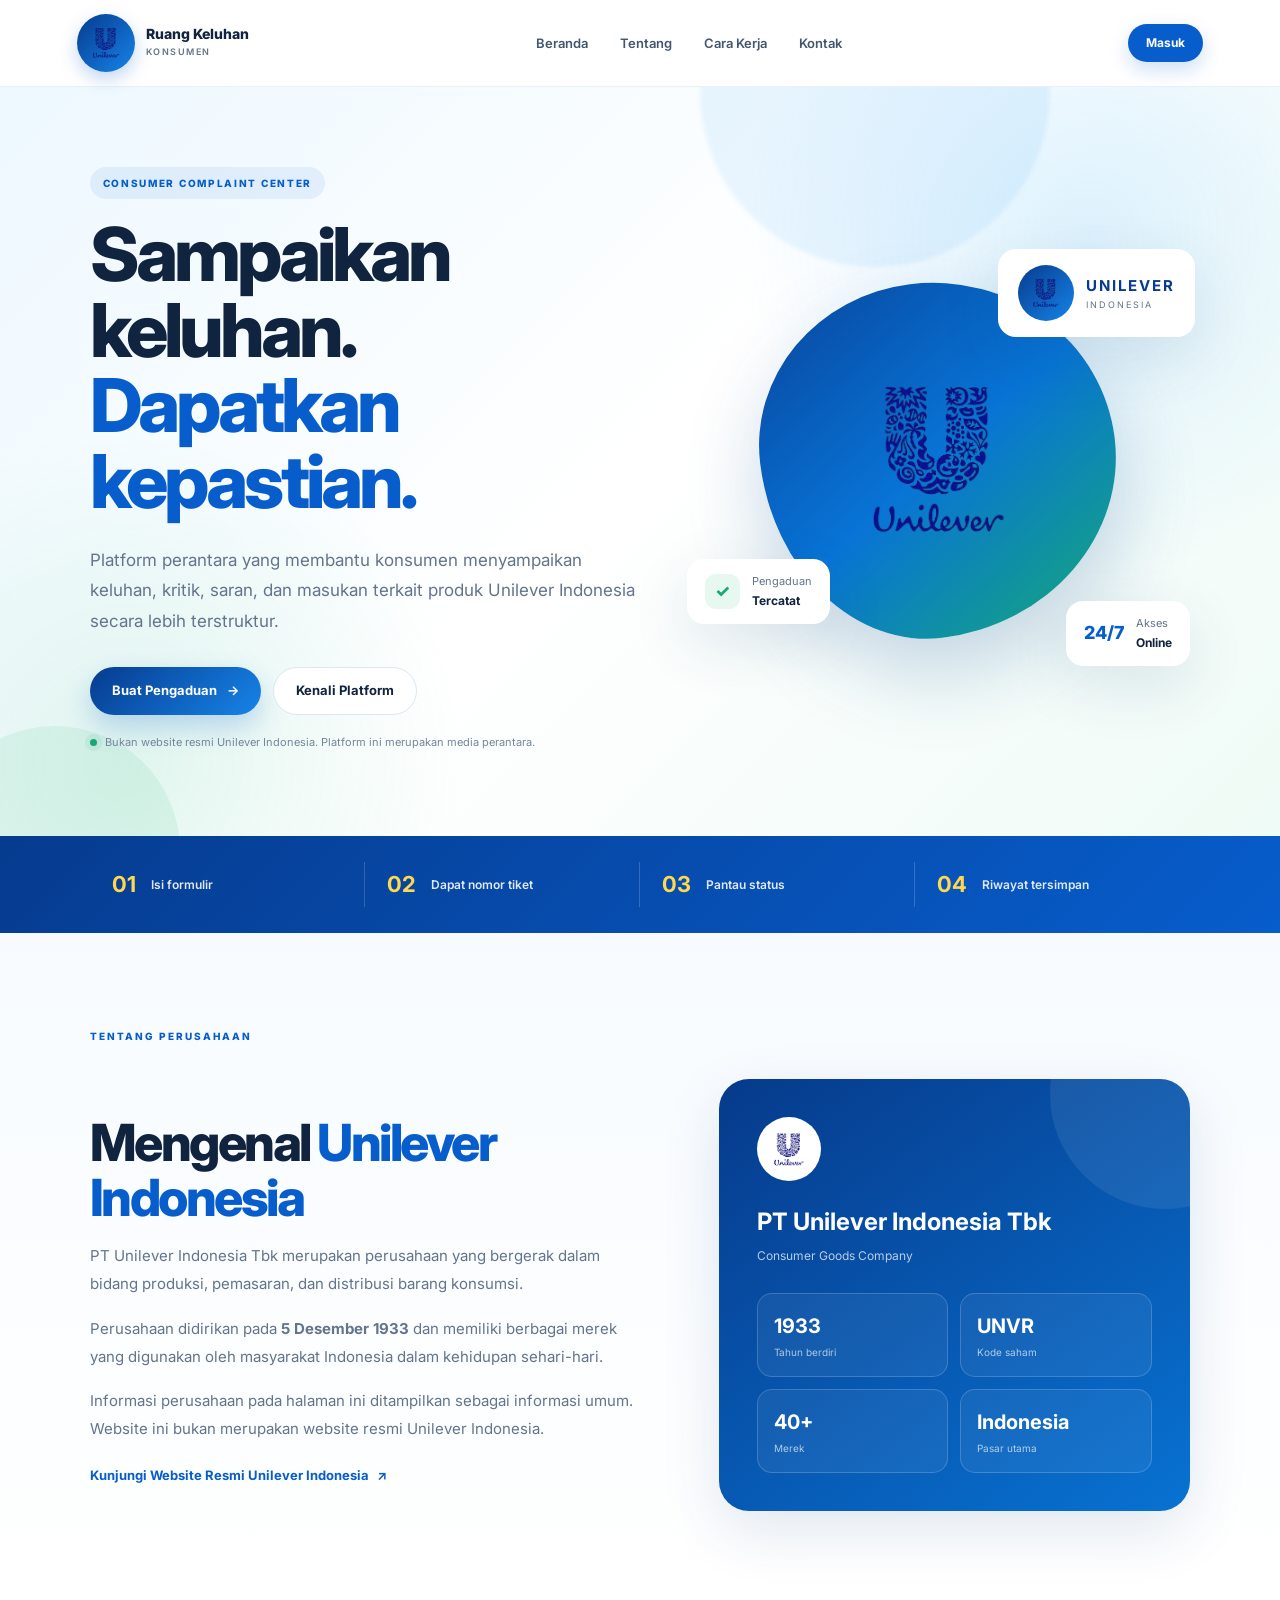
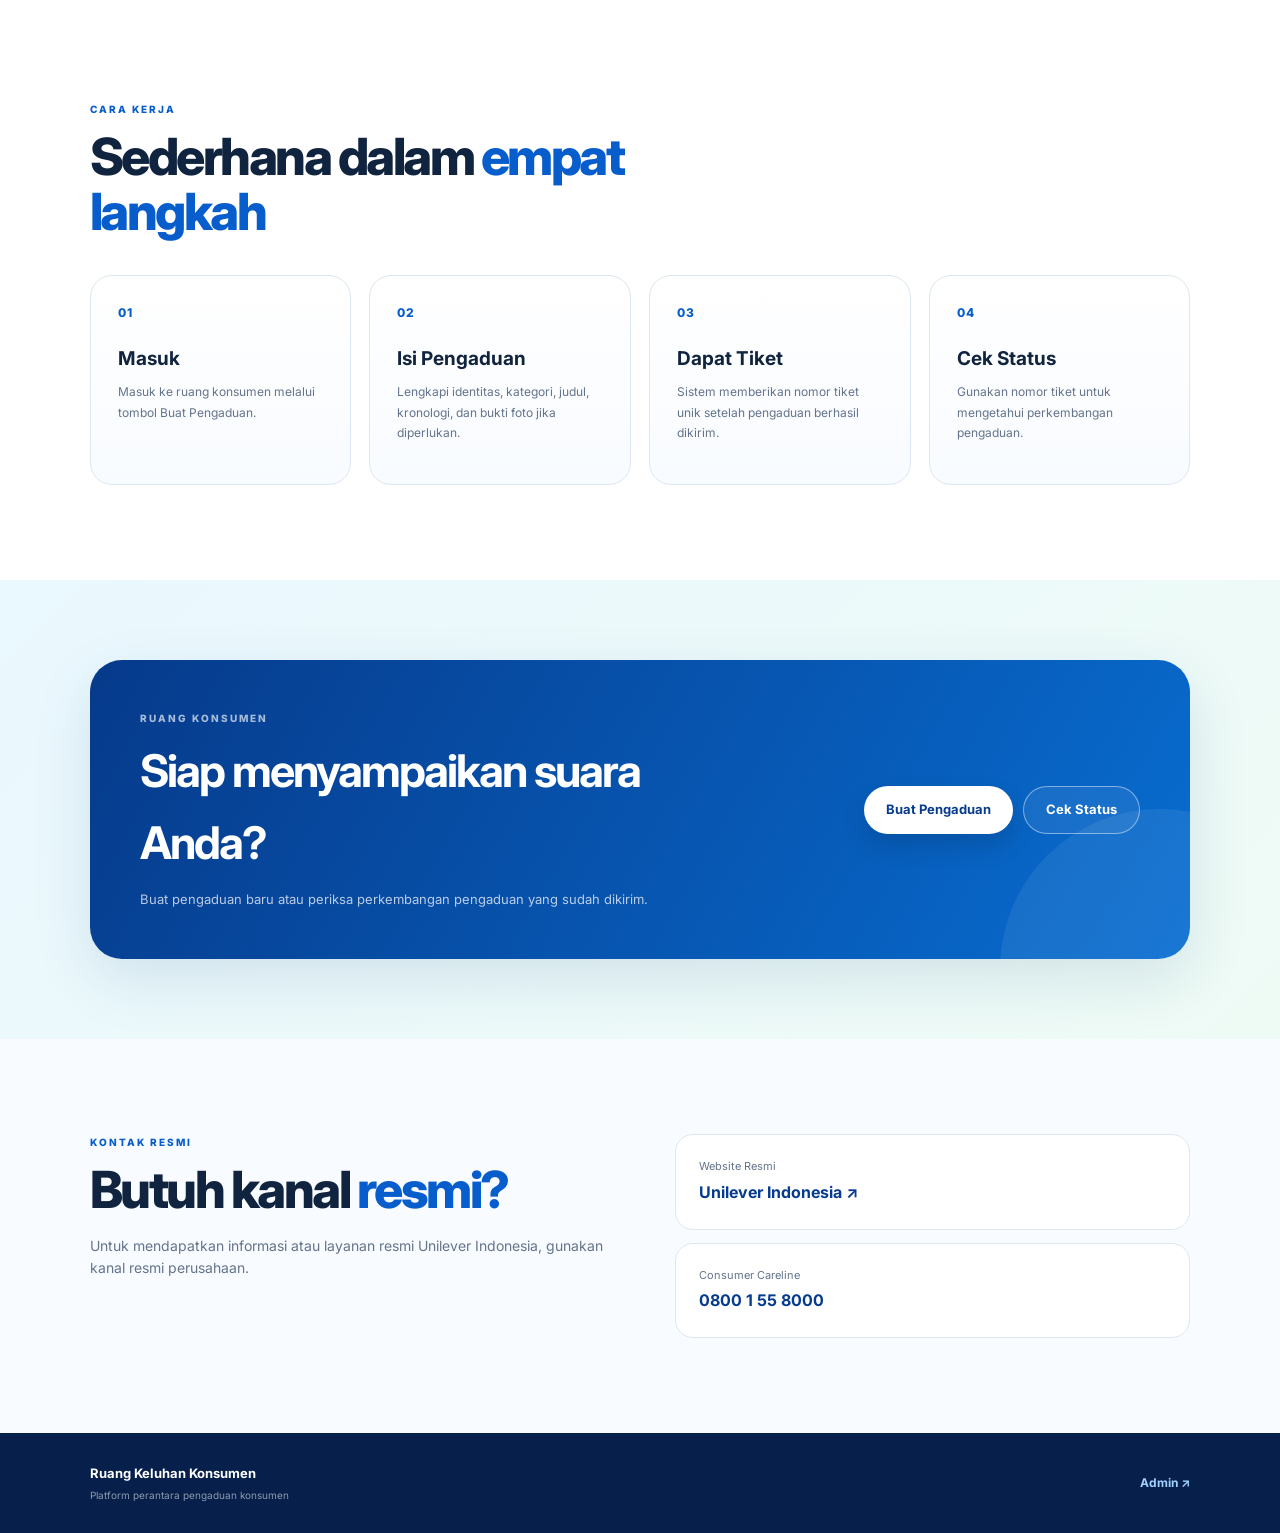
<file: index.html>
<!DOCTYPE html>
<html lang="id">
<head>
    <meta charset="UTF-8">
    <meta name="viewport" content="width=device-width, initial-scale=1.0">

    <title>Ruang Keluhan Konsumen | Unilever Indonesia</title>

    <meta
        name="description"
        content="Ruang Keluhan Konsumen merupakan platform perantara untuk menyampaikan keluhan, kritik, saran, dan masukan konsumen."
    >

    <link rel="preconnect" href="https://fonts.googleapis.com">
    <link rel="preconnect" href="https://fonts.gstatic.com" crossorigin>

    <link
        href="https://fonts.googleapis.com/css2?family=Inter:wght@400;500;600;700;800&display=swap"
        rel="stylesheet"
    >

    <link rel="stylesheet" href="style.css">
</head>

<body>

<!-- =====================================================
     NAVBAR
===================================================== -->

<header class="site-header">

    <a href="#home" class="brand">

        <div class="brand-logo">
    <img src="logo-removebg-preview.png" alt="Unilever">
</div>

        <div class="brand-text">
            <strong>Ruang Keluhan</strong>
            <span>Konsumen</span>
        </div>

    </a>


    <nav class="main-nav">

        <a href="#home">Beranda</a>

        <a href="#tentang">
            Tentang
        </a>

        <a href="#cara-kerja">
            Cara Kerja
        </a>

        <a href="#kontak">
            Kontak
        </a>

    </nav>


    <a href="#masuk" class="nav-button">
        Masuk
    </a>

</header>


<!-- =====================================================
     MAIN
===================================================== -->

<main>


<!-- =====================================================
     HERO
===================================================== -->

<section id="home" class="hero">

    <div class="hero-decoration decoration-one"></div>
    <div class="hero-decoration decoration-two"></div>


    <div class="hero-content">

        <div class="hero-label">
            CONSUMER COMPLAINT CENTER
        </div>


        <h1>

            Sampaikan keluhan.
            <br>

            <span>
                Dapatkan kepastian.
            </span>

        </h1>


        <p class="hero-description">

            Platform perantara yang membantu konsumen
            menyampaikan keluhan, kritik, saran, dan
            masukan terkait produk Unilever Indonesia
            secara lebih terstruktur.

        </p>


        <div class="hero-buttons">

            <a
                href="complaint.html"
                class="button button-primary"
            >
                Buat Pengaduan

                <span>
                    →
                </span>

            </a>


            <a
                href="#tentang"
                class="button button-secondary"
            >
                Kenali Platform
            </a>

        </div>


        <div class="hero-notice">

            <span class="notice-dot"></span>

            <span>
                Bukan website resmi Unilever Indonesia.
                Platform ini merupakan media perantara.
            </span>

        </div>

    </div>



    <!-- =================================================
         HERO VISUAL
    ================================================= -->

    <div class="hero-visual">

        <div class="hero-main-shape">

            <div class="shape-letter">
    <img src="logo-removebg-preview.png" alt="Unilever">
</div>

            

        </div>


        <!-- Logo Card -->

        <div class="unilever-card">

           <div class="unilever-logo">
    <img src="logo-removebg-preview.png" alt="Unilever">
</div>

            <div>

                <strong>
                    UNILEVER
                </strong>

                <span>
                    INDONESIA
                </span>

            </div>

        </div>


        <!-- Floating Card -->

        <div class="floating-card floating-left">

            <div class="floating-icon">
                ✓
            </div>

            <div>

                <span>
                    Pengaduan
                </span>

                <strong>
                    Tercatat
                </strong>

            </div>

        </div>


        <div class="floating-card floating-right">

            <div class="floating-number">
                24/7
            </div>

            <div>

                <span>
                    Akses
                </span>

                <strong>
                    Online
                </strong>

            </div>

        </div>

    </div>

</section>



<!-- =====================================================
     QUICK PROCESS
===================================================== -->

<section class="quick-process">

    <div class="process-item">

        <strong>
            01
        </strong>

        <span>
            Isi formulir
        </span>

    </div>


    <div class="process-item">

        <strong>
            02
        </strong>

        <span>
            Dapat nomor tiket
        </span>

    </div>


    <div class="process-item">

        <strong>
            03
        </strong>

        <span>
            Pantau status
        </span>

    </div>


    <div class="process-item">

        <strong>
            04
        </strong>

        <span>
            Riwayat tersimpan
        </span>

    </div>

</section>



<!-- =====================================================
     TENTANG PERUSAHAAN
===================================================== -->

<section
    id="tentang"
    class="section company-section"
>

    <div class="section-label">
        TENTANG PERUSAHAAN
    </div>


    <div class="two-column">


        <!-- LEFT -->

        <div class="company-text">

            <h2>

                Mengenal

                <span>
                    Unilever Indonesia
                </span>

            </h2>


            <p>

                PT Unilever Indonesia Tbk merupakan
                perusahaan yang bergerak dalam bidang
                produksi, pemasaran, dan distribusi
                barang konsumsi.

            </p>


            <p>

                Perusahaan didirikan pada
                <strong>5 Desember 1933</strong>
                dan memiliki berbagai merek yang
                digunakan oleh masyarakat Indonesia
                dalam kehidupan sehari-hari.

            </p>


            <p>

                Informasi perusahaan pada halaman ini
                ditampilkan sebagai informasi umum.
                Website ini bukan merupakan website
                resmi Unilever Indonesia.

            </p>


            <a
                href="https://www.unilever.co.id/"
                target="_blank"
                rel="noopener noreferrer"
                class="official-link"
            >

                Kunjungi Website Resmi Unilever Indonesia

                <span>
                    ↗
                </span>

            </a>

        </div>



        <!-- RIGHT -->

        <div class="company-card">

            <div class="company-logo">
    <img src="logo-removebg-preview.png" alt="Unilever">
</div>


            <h3>
                PT Unilever Indonesia Tbk
            </h3>


            <p class="company-card-subtitle">
                Consumer Goods Company
            </p>


            <div class="company-facts">


                <div class="fact-box">

                    <strong>
                        1933
                    </strong>

                    <span>
                        Tahun berdiri
                    </span>

                </div>


                <div class="fact-box">

                    <strong>
                        UNVR
                    </strong>

                    <span>
                        Kode saham
                    </span>

                </div>


                <div class="fact-box">

                    <strong>
                        40+
                    </strong>

                    <span>
                        Merek
                    </span>

                </div>


                <div class="fact-box">

                    <strong>
                        Indonesia
                    </strong>

                    <span>
                        Pasar utama
                    </span>

                </div>

            </div>

        </div>

    </div>

</section>



<!-- =====================================================
     CARA KERJA
===================================================== -->

<section
    id="cara-kerja"
    class="section how-section"
>

    <div class="section-label">
        CARA KERJA
    </div>


    <h2>

        Sederhana dalam

        <span>
            empat langkah
        </span>

    </h2>


    <div class="steps-grid">


        <article class="step-card">

            <div class="step-number">
                01
            </div>

            <h3>
                Masuk
            </h3>

            <p>

                Masuk ke ruang konsumen
                melalui tombol Buat Pengaduan.

            </p>

        </article>



        <article class="step-card">

            <div class="step-number">
                02
            </div>

            <h3>
                Isi Pengaduan
            </h3>

            <p>

                Lengkapi identitas,
                kategori, judul, kronologi,
                dan bukti foto jika diperlukan.

            </p>

        </article>



        <article class="step-card">

            <div class="step-number">
                03
            </div>

            <h3>
                Dapat Tiket
            </h3>

            <p>

                Sistem memberikan nomor tiket
                unik setelah pengaduan berhasil
                dikirim.

            </p>

        </article>



        <article class="step-card">

            <div class="step-number">
                04
            </div>

            <h3>
                Cek Status
            </h3>

            <p>

                Gunakan nomor tiket untuk
                mengetahui perkembangan
                pengaduan.

            </p>

        </article>

    </div>

</section>



<!-- =====================================================
     MASUK / AKSES KONSUMEN
===================================================== -->

<section
    id="masuk"
    class="access-section"
>

    <div class="access-card">

        <div class="access-content">

            <div class="section-label light">
                RUANG KONSUMEN
            </div>


            <h2>
                Siap menyampaikan
                suara Anda?
            </h2>


            <p>

                Buat pengaduan baru atau
                periksa perkembangan pengaduan
                yang sudah dikirim.

            </p>

        </div>


        <div class="access-buttons">

            <a
                href="complaint.html"
                class="button button-white"
            >
                Buat Pengaduan
            </a>


            <a
                href="status.html"
                class="button button-outline-white"
            >
                Cek Status
            </a>

        </div>

    </div>

</section>



<!-- =====================================================
     KONTAK
===================================================== -->

<section
    id="kontak"
    class="section contact-section"
>

    <div>

        <div class="section-label">
            KONTAK RESMI
        </div>


        <h2>

            Butuh kanal

            <span>
                resmi?
            </span>

        </h2>


        <p>

            Untuk mendapatkan informasi atau
            layanan resmi Unilever Indonesia,
            gunakan kanal resmi perusahaan.

        </p>

    </div>


    <div class="contact-cards">


        <a
            href="https://www.unilever.co.id/"
            target="_blank"
            rel="noopener noreferrer"
            class="contact-card"
        >

            <span>
                Website Resmi
            </span>

            <strong>
                Unilever Indonesia ↗
            </strong>

        </a>


        <a
            href="tel:08001558000"
            class="contact-card"
        >

            <span>
                Consumer Careline
            </span>

            <strong>
                0800 1 55 8000
            </strong>

        </a>

    </div>

</section>

</main>



<!-- =====================================================
     FOOTER
===================================================== -->

<footer class="site-footer">

    <div>

        <strong>
            Ruang Keluhan Konsumen
        </strong>

        <span>
            Platform perantara pengaduan konsumen
        </span>

    </div>


    <a href="admin.html">
        Admin ↗
    </a>

</footer>


</body>
</html>
</file>
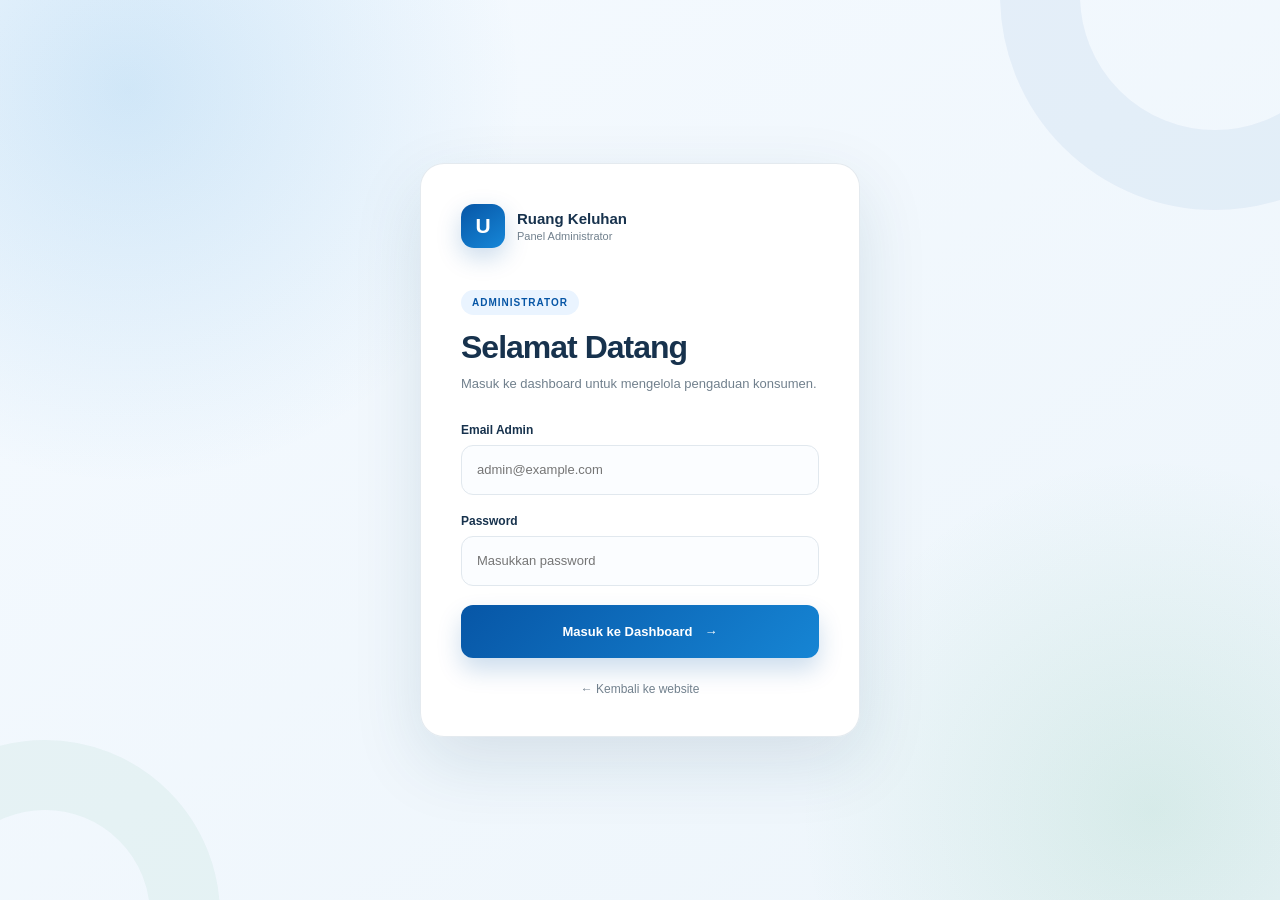
<file: admin.html>
<!DOCTYPE html>
<html lang="id">
<head>
    <meta charset="UTF-8">
    <meta name="viewport" content="width=device-width, initial-scale=1.0">

    <title>Admin Dashboard | Ruang Keluhan Konsumen</title>

    <link rel="stylesheet" href="admin.css">
</head>

<body>

    <!-- =====================================================
         LOGIN ADMIN
         ===================================================== -->

    <section id="loginPage" class="login-page">

        <div class="login-decoration decoration-one"></div>
        <div class="login-decoration decoration-two"></div>

        <div class="login-card">

            <a href="index.html" class="login-brand">

                <span class="brand-mark">
                    U
                </span>

                <div>
                    <strong>
                        Ruang Keluhan
                    </strong>

                    <small>
                        Panel Administrator
                    </small>
                </div>

            </a>


            <div class="login-header">

                <span class="login-eyebrow">
                    ADMINISTRATOR
                </span>

                <h1>
                    Selamat Datang
                </h1>

                <p>
                    Masuk ke dashboard untuk mengelola
                    pengaduan konsumen.
                </p>

            </div>


            <form id="adminLoginForm">

                <div class="input-group">

                    <label for="adminEmail">
                        Email Admin
                    </label>

                    <input
                        type="email"
                        id="adminEmail"
                        placeholder="admin@example.com"
                        required
                    >

                </div>


                <div class="input-group">

                    <label for="adminPassword">
                        Password
                    </label>

                    <input
                        type="password"
                        id="adminPassword"
                        placeholder="Masukkan password"
                        required
                    >

                </div>


                <div
                    id="loginError"
                    class="login-error"
                ></div>


                <button
                    type="submit"
                    class="login-button"
                >

                    <span>
                        Masuk ke Dashboard
                    </span>

                    <span>
                        →
                    </span>

                </button>

            </form>


            <a
                href="index.html"
                class="back-website"
            >
                ← Kembali ke website
            </a>

        </div>

    </section>


    <!-- =====================================================
         DASHBOARD
         ===================================================== -->

    <section
        id="dashboardPage"
        class="dashboard-page"
        style="display:none;"
    >

        <!-- SIDEBAR -->

        <aside class="sidebar">

            <div class="sidebar-brand">

                <span class="brand-mark">
                    U
                </span>

                <div>

                    <strong>
                        Ruang Keluhan
                    </strong>

                    <small>
                        Admin Panel
                    </small>

                </div>

            </div>


            <nav class="sidebar-menu">

                <a
                    href="#dashboard"
                    class="menu-item active"
                    data-section="dashboard"
                >
                    <span>▦</span>
                    Dashboard
                </a>


                <a
                    href="#pengaduan"
                    class="menu-item"
                    data-section="pengaduan"
                >
                    <span>▤</span>
                    Pengaduan
                </a>

            </nav>


            <div class="sidebar-bottom">

                <a
                    href="index.html"
                    class="sidebar-link"
                >
                    <span>↗</span>
                    Lihat Website
                </a>


                <button
                    id="logoutButton"
                    class="logout-button"
                >
                    <span>↪</span>
                    Keluar
                </button>

            </div>

        </aside>


        <!-- MAIN DASHBOARD -->

        <main class="dashboard-main">

            <!-- TOPBAR -->

            <header class="dashboard-topbar">

                <div>

                    <span class="topbar-label">
                        ADMINISTRATOR
                    </span>

                    <h1 id="pageTitle">
                        Dashboard
                    </h1>

                </div>


                <div class="admin-profile">

                    <div class="admin-avatar">
                        A
                    </div>

                    <div>

                        <strong>
                            Administrator
                        </strong>

                        <small id="adminEmailDisplay">
                            Admin
                        </small>

                    </div>

                </div>

            </header>


            <!-- =================================================
                 DASHBOARD SECTION
                 ================================================= -->

            <section
                id="dashboardSection"
                class="dashboard-section"
            >

                <!-- STATISTICS -->

                <div class="stats-grid">

                    <div class="stat-card">

                        <div class="stat-icon blue">
                            ≡
                        </div>

                        <div>

                            <span>
                                Total Pengaduan
                            </span>

                            <strong id="totalComplaints">
                                0
                            </strong>

                        </div>

                    </div>


                    <div class="stat-card">

                        <div class="stat-icon orange">
                            !
                        </div>

                        <div>

                            <span>
                                Menunggu
                            </span>

                            <strong id="waitingComplaints">
                                0
                            </strong>

                        </div>

                    </div>


                    <div class="stat-card">

                        <div class="stat-icon purple">
                            ◷
                        </div>

                        <div>

                            <span>
                                Diproses
                            </span>

                            <strong id="processComplaints">
                                0
                            </strong>

                        </div>

                    </div>


                    <div class="stat-card">

                        <div class="stat-icon green">
                            ✓
                        </div>

                        <div>

                            <span>
                                Selesai
                            </span>

                            <strong id="doneComplaints">
                                0
                            </strong>

                        </div>

                    </div>

                </div>


                <!-- RECENT -->

                <div class="dashboard-card">

                    <div class="card-header">

                        <div>

                            <span class="section-label">
                                TERBARU
                            </span>

                            <h2>
                                Pengaduan Terbaru
                            </h2>

                        </div>


                        <button
                            class="outline-button"
                            onclick="showSection('pengaduan')"
                        >
                            Lihat Semua →
                        </button>

                    </div>


                    <div
                        id="recentComplaints"
                        class="complaints-table-wrapper"
                    >
                    </div>

                </div>

            </section>


            <!-- =================================================
                 PENGADUAN SECTION
                 ================================================= -->

            <section
                id="complaintSection"
                class="dashboard-section"
                style="display:none;"
            >

                <div class="dashboard-card">

                    <div class="card-header">

                        <div>

                            <span class="section-label">
                                DATA PENGADUAN
                            </span>

                            <h2>
                                Semua Pengaduan
                            </h2>

                        </div>


                        <div class="table-actions">

                            <select
                                id="statusFilter"
                                class="filter-select"
                            >

                                <option value="">
                                    Semua Status
                                </option>

                                <option value="Menunggu">
                                    Menunggu
                                </option>

                                <option value="Diproses">
                                    Diproses
                                </option>

                                <option value="Ditindaklanjuti">
                                    Ditindaklanjuti
                                </option>

                                <option value="Selesai">
                                    Selesai
                                </option>

                                <option value="Ditolak">
                                    Ditolak
                                </option>

                            </select>


                            <button
                                id="exportButton"
                                class="outline-button"
                            >
                                ↓ Export
                            </button>

                        </div>

                    </div>


                    <div
                        id="allComplaints"
                        class="complaints-table-wrapper"
                    >
                    </div>

                </div>

            </section>

        </main>

    </section>


    <!-- =====================================================
         DETAIL MODAL
         ===================================================== -->

    <div
        id="detailModal"
        class="modal-overlay"
    >

        <div class="detail-modal">

            <button
                class="modal-close"
                onclick="closeDetailModal()"
            >
                ×
            </button>


            <div class="modal-header">

                <div>

                    <span class="section-label">
                        DETAIL PENGADUAN
                    </span>

                    <h2 id="modalTicket">
                        -
                    </h2>

                </div>

                <span
                    id="modalStatus"
                    class="status-badge"
                >
                    Menunggu
                </span>

            </div>


            <div class="modal-body">

                <!-- INFO PELAPOR -->

                <div class="detail-block">

                    <h3>
                        Data Pelapor
                    </h3>


                    <div class="detail-info-grid">

                        <div>

                            <label>
                                Nama
                            </label>

                            <p id="modalNama">
                                -
                            </p>

                        </div>


                        <div>

                            <label>
                                Email
                            </label>

                            <p id="modalEmail">
                                -
                            </p>

                        </div>


                        <div>

                            <label>
                                Telepon
                            </label>

                            <p id="modalTelepon">
                                -
                            </p>

                        </div>


                        <div>

                            <label>
                                Kategori
                            </label>

                            <p id="modalKategori">
                                -
                            </p>

                        </div>

                    </div>

                </div>


                <!-- PENGADUAN -->

                <div class="detail-block">

                    <h3>
                        Isi Pengaduan
                    </h3>


                    <div class="detail-info">

                        <label>
                            Judul
                        </label>

                        <p id="modalJudul">
                            -
                        </p>


                        <label>
                            Kronologi / Deskripsi
                        </label>

                        <p id="modalDeskripsi">
                            -
                        </p>

                    </div>

                </div>


                <!-- FOTO BUKTI -->

                <div class="detail-block">

                    <div class="block-title-row">

                        <h3>
                            Bukti Pendukung
                        </h3>

                    </div>


                    <div
                        id="evidenceContainer"
                        class="evidence-container"
                    >
                    </div>

                </div>


                <!-- UPDATE -->

                <div class="detail-block admin-update-block">

                    <h3>
                        Tindakan Admin
                    </h3>


                    <div class="update-grid">

                        <div>

                            <label for="updateStatus">
                                Status
                            </label>

                            <select
                                id="updateStatus"
                            >

                                <option value="Menunggu">
                                    Menunggu
                                </option>

                                <option value="Diproses">
                                    Diproses
                                </option>

                                <option value="Ditindaklanjuti">
                                    Ditindaklanjuti
                                </option>

                                <option value="Selesai">
                                    Selesai
                                </option>

                                <option value="Ditolak">
                                    Ditolak
                                </option>

                            </select>

                        </div>


                        <div>

                            <label for="updateNote">
                                Catatan Admin
                            </label>

                            <textarea
                                id="updateNote"
                                rows="4"
                                placeholder="Tambahkan catatan atau hasil tindak lanjut..."
                            ></textarea>

                        </div>

                    </div>


                    <button
                        id="saveUpdateButton"
                        class="save-button"
                    >
                        Simpan Perubahan
                    </button>

                </div>


                <!-- RIWAYAT -->

                <div class="detail-block">

                    <h3>
                        Riwayat Pengaduan
                    </h3>


                    <div
                        id="modalHistory"
                        class="modal-history"
                    >
                    </div>

                </div>

            </div>

        </div>

    </div>


    <!-- =====================================================
         ADMIN JS
         ===================================================== -->

    <script src="app.js"></script>
    <script src="admin.js"></script>

</body>
</html>
</file>
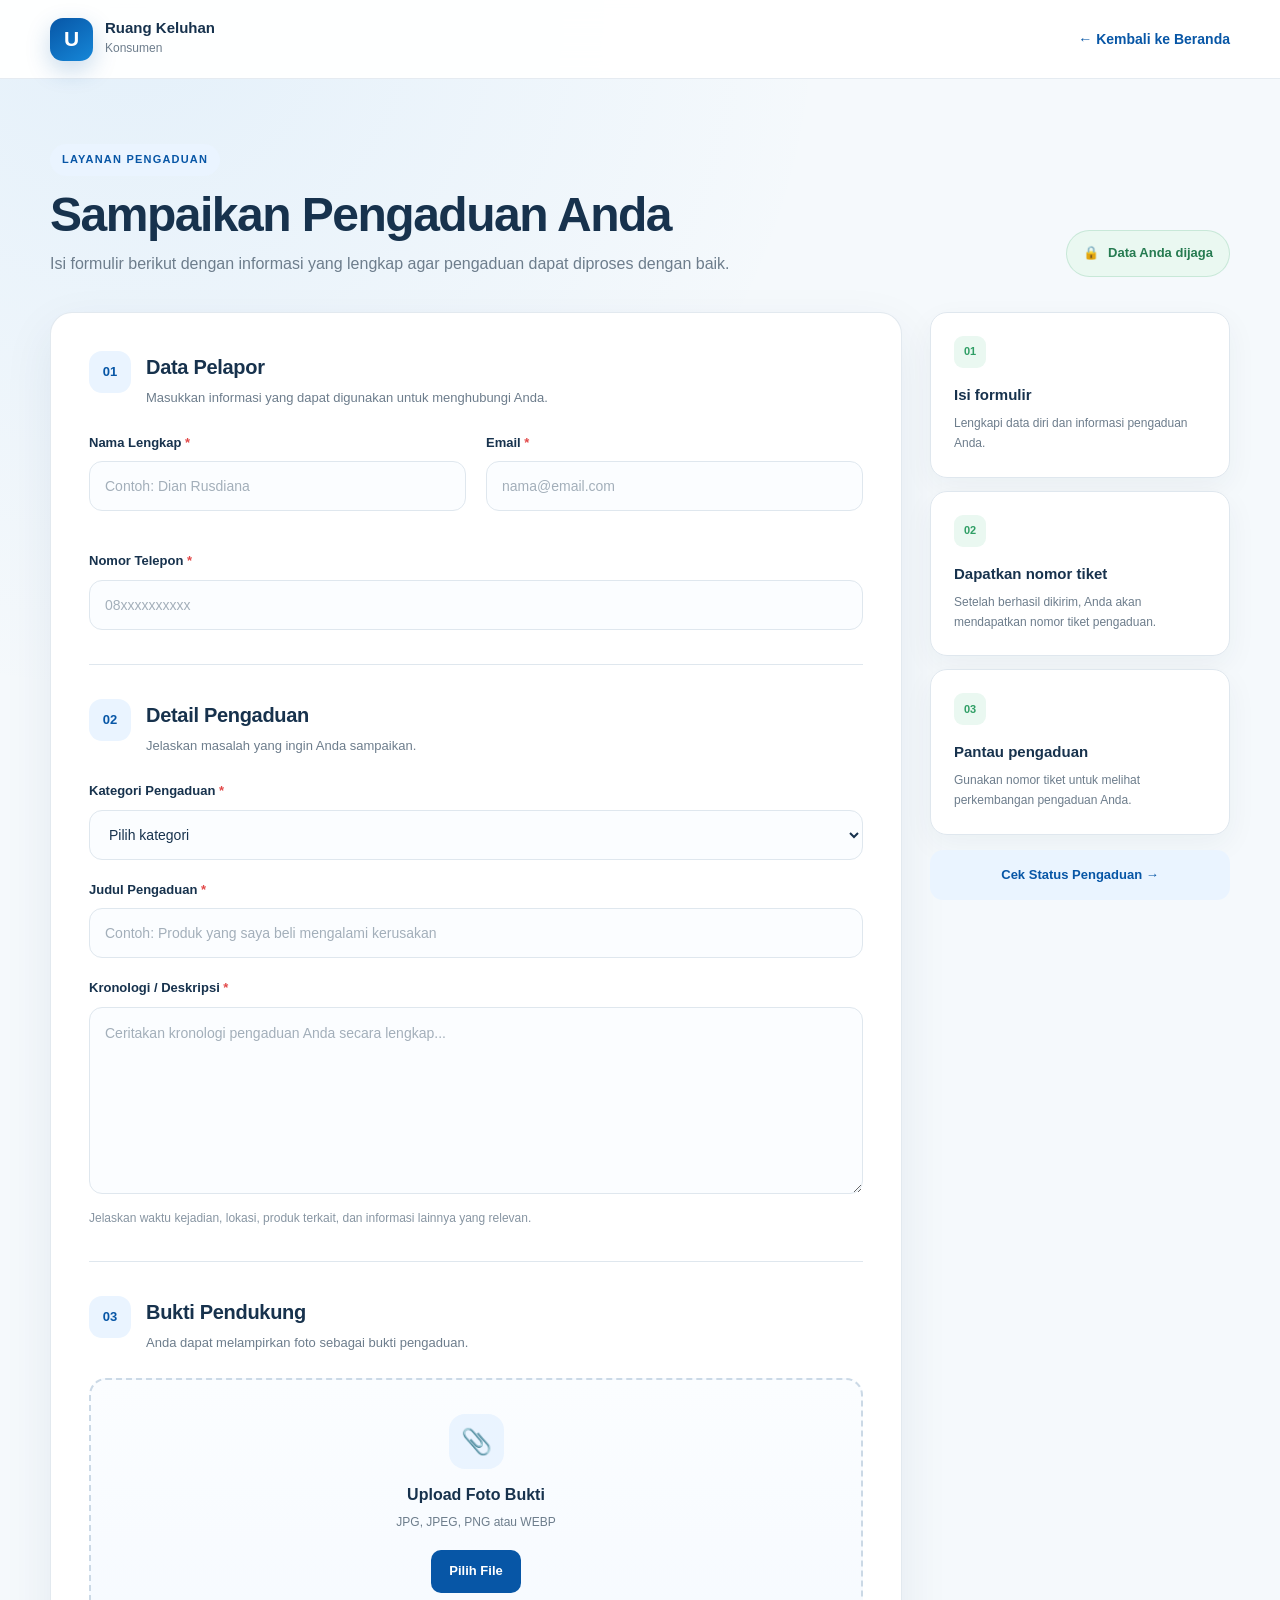
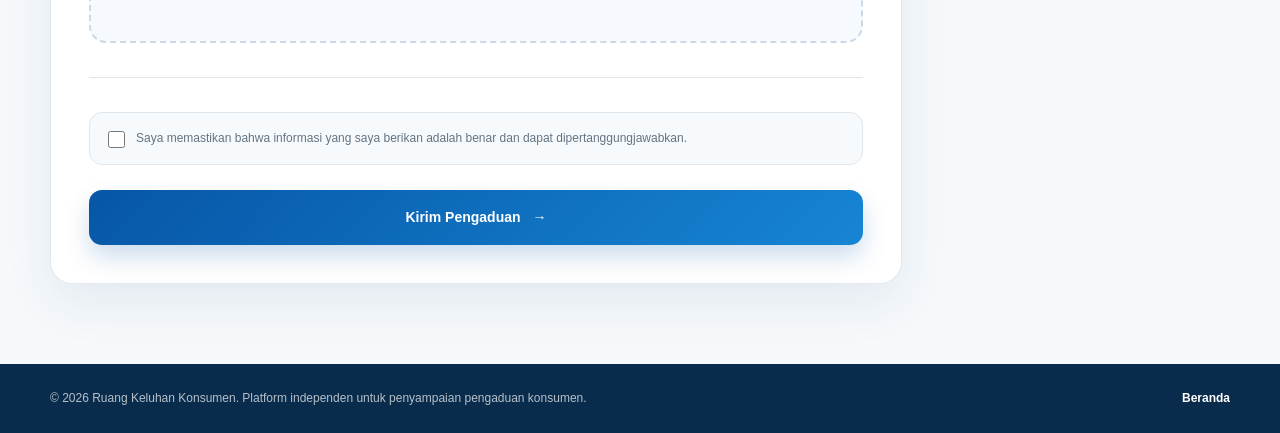
<file: complaint.html>
<!DOCTYPE html>
<html lang="id">
<head>
    <meta charset="UTF-8">
    <meta name="viewport" content="width=device-width, initial-scale=1.0">

    <title>Buat Pengaduan | Ruang Keluhan Konsumen</title>

    <link rel="stylesheet" href="style.css">
    <link rel="stylesheet" href="portal.css">
</head>

<body>

    <!-- NAVBAR -->
    <header class="portal-navbar">

        <div class="portal-container">

            <a href="index.html" class="portal-logo">
                <span class="portal-logo-mark">U</span>

                <div>
                    <strong>Ruang Keluhan</strong>
                    <small>Konsumen</small>
                </div>
            </a>

            <a href="index.html" class="back-home">
                ← Kembali ke Beranda
            </a>

        </div>

    </header>


    <!-- MAIN -->
    <main class="portal-main">

        <div class="portal-container">

            <!-- HEADER -->
            <section class="portal-heading">

                <div>
                    <span class="eyebrow">
                        LAYANAN PENGADUAN
                    </span>

                    <h1>
                        Sampaikan Pengaduan Anda
                    </h1>

                    <p>
                        Isi formulir berikut dengan informasi yang lengkap
                        agar pengaduan dapat diproses dengan baik.
                    </p>
                </div>

                <div class="secure-badge">
                    🔒
                    <span>
                        Data Anda dijaga
                    </span>
                </div>

            </section>


            <!-- FORM CARD -->
            <section class="complaint-layout">

                <div class="complaint-card">

                    <form id="complaintForm">

                        <!-- IDENTITAS -->
                        <div class="form-section">

                            <div class="form-section-title">
                                <span>01</span>

                                <div>
                                    <h2>Data Pelapor</h2>
                                    <p>
                                        Masukkan informasi yang dapat
                                        digunakan untuk menghubungi Anda.
                                    </p>
                                </div>
                            </div>


                            <div class="form-grid">

                                <div class="form-group">

                                    <label for="nama">
                                        Nama Lengkap
                                        <span>*</span>
                                    </label>

                                    <input
                                        type="text"
                                        id="nama"
                                        name="nama"
                                        placeholder="Contoh: Dian Rusdiana"
                                        required
                                    >

                                </div>


                                <div class="form-group">

                                    <label for="email">
                                        Email
                                        <span>*</span>
                                    </label>

                                    <input
                                        type="email"
                                        id="email"
                                        name="email"
                                        placeholder="nama@email.com"
                                        required
                                    >

                                </div>


                                <div class="form-group">

                                    <label for="telepon">
                                        Nomor Telepon
                                        <span>*</span>
                                    </label>

                                    <input
                                        type="tel"
                                        id="telepon"
                                        name="telepon"
                                        placeholder="08xxxxxxxxxx"
                                        required
                                    >

                                </div>

                            </div>

                        </div>


                        <!-- PENGADUAN -->
                        <div class="form-section">

                            <div class="form-section-title">

                                <span>02</span>

                                <div>
                                    <h2>Detail Pengaduan</h2>

                                    <p>
                                        Jelaskan masalah yang ingin
                                        Anda sampaikan.
                                    </p>
                                </div>

                            </div>


                            <div class="form-group">

                                <label for="kategori">
                                    Kategori Pengaduan
                                    <span>*</span>
                                </label>

                                <select
                                    id="kategori"
                                    name="kategori"
                                    required
                                >

                                    <option value="">Pilih kategori</option>
<option value="Kualitas Produk">Kualitas Produk</option>
<option value="Keamanan Produk">Keamanan Produk</option>
<option value="Kemasan">Kemasan</option>
<option value="Pelayanan">Pelayanan</option>
<option value="Promosi">Promosi</option>
<option value="Harga">Harga</option>
<option value="Distribusi">Distribusi</option>
<option value="Produk Tidak Sesuai">Produk Tidak Sesuai</option>
<option value="Keluhan Lainnya">Keluhan Lainnya</option>
<option value="Kritik dan Saran">Kritik dan Saran</option>
                                </select>

                            </div>


                            <div class="form-group">

                                <label for="judul">
                                    Judul Pengaduan
                                    <span>*</span>
                                </label>

                                <input
                                    type="text"
                                    id="judul"
                                    name="judul"
                                    placeholder="Contoh: Produk yang saya beli mengalami kerusakan"
                                    required
                                >

                            </div>


                            <div class="form-group">

                                <label for="deskripsi">
                                    Kronologi / Deskripsi
                                    <span>*</span>
                                </label>

                                <textarea
                                    id="deskripsi"
                                    name="deskripsi"
                                    rows="7"
                                    placeholder="Ceritakan kronologi pengaduan Anda secara lengkap..."
                                    required
                                ></textarea>

                                <small>
                                    Jelaskan waktu kejadian, lokasi,
                                    produk terkait, dan informasi lainnya
                                    yang relevan.
                                </small>

                            </div>

                        </div>


                        <!-- BUKTI -->
                        <div class="form-section">

                            <div class="form-section-title">

                                <span>03</span>

                                <div>

                                    <h2>
                                        Bukti Pendukung
                                    </h2>

                                    <p>
                                        Anda dapat melampirkan foto
                                        sebagai bukti pengaduan.
                                    </p>

                                </div>

                            </div>


                            <div class="upload-box">

                                <div class="upload-icon">
                                    📎
                                </div>

                                <h3>
                                    Upload Foto Bukti
                                </h3>

                                <p>
                                    JPG, JPEG, PNG atau WEBP
                                </p>

                                <label
                                    for="bukti"
                                    class="upload-button"
                                >
                                    Pilih File
                                </label>

                                <input
                                    type="file"
                                    id="bukti"
                                    name="bukti"
                                    accept="image/jpeg,image/png,image/webp"
                                    hidden
                                >

                                <div
                                    id="fileName"
                                    class="file-name"
                                >
                                </div>

                            </div>

                        </div>


                        <!-- AGREEMENT -->
                        <div class="agreement">

                            <label>

                                <input
                                    type="checkbox"
                                    id="agreement"
                                    required
                                >

                                <span>
                                    Saya memastikan bahwa informasi
                                    yang saya berikan adalah benar dan
                                    dapat dipertanggungjawabkan.
                                </span>

                            </label>

                        </div>


                        <!-- BUTTON -->
                        <div class="form-submit">

                            <button
                                type="submit"
                                class="btn-submit"
                                id="submitComplaint"
                            >

                                <span>
                                    Kirim Pengaduan
                                </span>

                                <span>
                                    →
                                </span>

                            </button>

                        </div>


                        <!-- MESSAGE -->
                        <div
                            id="formMessage"
                            class="form-message"
                        >
                        </div>

                    </form>

                </div>


                <!-- SIDE INFO -->
                <aside class="complaint-info">

                    <div class="info-card">

                        <span class="info-number">
                            01
                        </span>

                        <h3>
                            Isi formulir
                        </h3>

                        <p>
                            Lengkapi data diri dan informasi
                            pengaduan Anda.
                        </p>

                    </div>


                    <div class="info-card">

                        <span class="info-number">
                            02
                        </span>

                        <h3>
                            Dapatkan nomor tiket
                        </h3>

                        <p>
                            Setelah berhasil dikirim, Anda akan
                            mendapatkan nomor tiket pengaduan.
                        </p>

                    </div>


                    <div class="info-card">

                        <span class="info-number">
                            03
                        </span>

                        <h3>
                            Pantau pengaduan
                        </h3>

                        <p>
                            Gunakan nomor tiket untuk melihat
                            perkembangan pengaduan Anda.
                        </p>

                    </div>


                    <a
                        href="status.html"
                        class="status-link"
                    >
                        Cek Status Pengaduan →
                    </a>

                </aside>

            </section>

        </div>

    </main>


    <!-- FOOTER -->
    <footer class="portal-footer">

        <div class="portal-container">

            <p>
                © 2026 Ruang Keluhan Konsumen.
                Platform independen untuk penyampaian pengaduan konsumen.
            </p>

            <a href="index.html">
                Beranda
            </a>

        </div>

    </footer>


    <script src="app.js"></script>

</body>
</html>
</file>
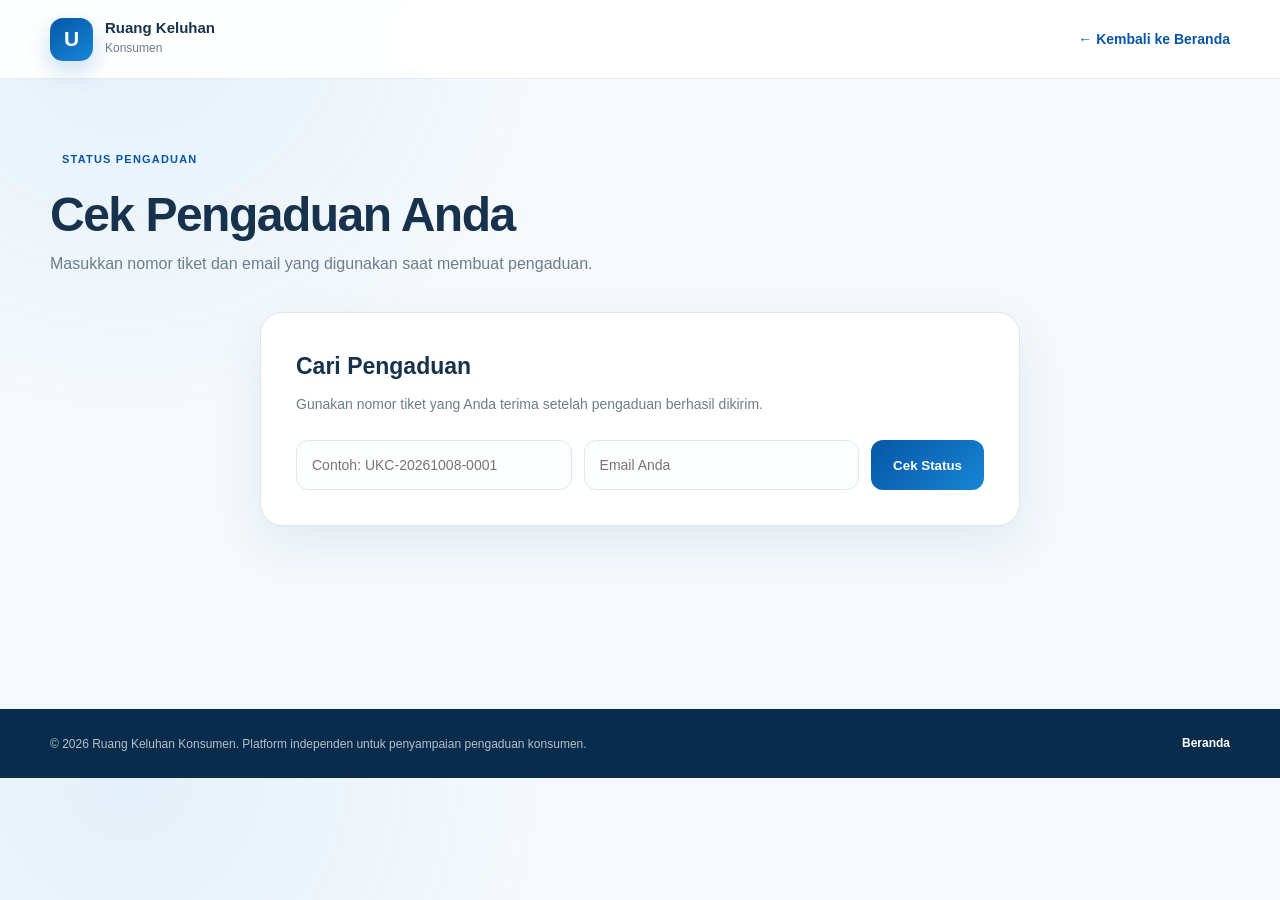
<file: status.html>
<!DOCTYPE html>
<html lang="id">
<head>
    <meta charset="UTF-8">
    <meta
        name="viewport"
        content="width=device-width, initial-scale=1.0"
    >

    <title>Cek Status Pengaduan | Ruang Keluhan Konsumen</title>

    <link rel="stylesheet" href="style.css">
    <link rel="stylesheet" href="portal.css">

    <style>
        /* =================================================
           STATUS PAGE
           ================================================= */

        .status-page {
            min-height: 70vh;
        }

        .status-search-card {
            max-width: 760px;
            margin: 0 auto 30px;

            padding: 35px;

            background: #ffffff;

            border: 1px solid #dfe7ee;

            border-radius: 22px;

            box-shadow:
                0 18px 50px
                rgba(18, 56, 88, 0.08);
        }

        .status-search-card h2 {
            margin: 0 0 8px;

            font-size: 23px;
        }

        .status-search-card > p {
            margin: 0 0 25px;

            color: #6d7d8c;

            font-size: 14px;

            line-height: 1.6;
        }

        .status-form {
            display: grid;

            grid-template-columns:
                1fr 1fr auto;

            gap: 12px;
        }

        .status-form input {
            width: 100%;

            min-height: 50px;

            padding: 0 15px;

            border: 1px solid #dfe7ee;

            border-radius: 12px;

            outline: none;

            background: #fbfdff;

            font-size: 14px;

            color: #17324d;
        }

        .status-form input:focus {
            border-color: #0756a6;

            box-shadow:
                0 0 0 4px
                rgba(7, 86, 166, 0.09);
        }

        .status-form button {
            min-height: 50px;

            padding: 0 22px;

            border: 0;

            border-radius: 12px;

            background:
                linear-gradient(
                    135deg,
                    #0756a6,
                    #1685d4
                );

            color: white;

            font-weight: 800;

            cursor: pointer;
        }

        .status-form button:hover {
            opacity: 0.92;
        }

        /* RESULT */

        .status-result {
            display: none;

            max-width: 900px;

            margin: 0 auto;
        }

        .status-result.show {
            display: block;
        }

        .status-result-card {
            background: white;

            border: 1px solid #dfe7ee;

            border-radius: 22px;

            box-shadow:
                0 18px 50px
                rgba(18, 56, 88, 0.08);

            overflow: hidden;
        }

        .status-result-header {
            padding: 28px 32px;

            background:
                linear-gradient(
                    135deg,
                    #0756a6,
                    #1685d4
                );

            color: white;

            display: flex;

            align-items: center;

            justify-content: space-between;

            gap: 20px;
        }

        .status-result-header h2 {
            margin: 0 0 6px;

            font-size: 20px;
        }

        .status-result-header p {
            margin: 0;

            opacity: 0.85;

            font-size: 12px;
        }

        .status-badge {
            display: inline-flex;

            align-items: center;

            justify-content: center;

            min-width: 115px;

            padding: 10px 15px;

            border-radius: 100px;

            background: white;

            color: #0756a6;

            font-size: 12px;

            font-weight: 900;
        }

        .status-content {
            padding: 32px;
        }

        .status-ticket {
            margin-bottom: 25px;

            padding: 18px;

            background: #f4f9ff;

            border: 1px solid #dcecff;

            border-radius: 14px;

            text-align: center;
        }

        .status-ticket small {
            display: block;

            margin-bottom: 7px;

            color: #6d7d8c;

            font-size: 11px;

            text-transform: uppercase;

            letter-spacing: 1px;
        }

        .status-ticket strong {
            color: #0756a6;

            font-size: 21px;

            letter-spacing: 1px;
        }

        .detail-grid {
            display: grid;

            grid-template-columns:
                repeat(2, minmax(0, 1fr));

            gap: 18px;

            margin-bottom: 30px;
        }

        .detail-item {
            padding: 16px;

            border: 1px solid #e4ebf1;

            border-radius: 13px;

            background: #fbfdff;
        }

        .detail-item.full {
            grid-column: 1 / -1;
        }

        .detail-item label {
            display: block;

            margin-bottom: 6px;

            color: #82919d;

            font-size: 11px;

            font-weight: 800;

            text-transform: uppercase;

            letter-spacing: 0.5px;
        }

        .detail-item div {
            color: #17324d;

            font-size: 14px;

            line-height: 1.6;
        }

        .admin-note {
            padding: 18px;

            margin-bottom: 30px;

            border-radius: 14px;

            background: #eef8f3;

            border: 1px solid #cce9d9;
        }

        .admin-note h3 {
            margin: 0 0 7px;

            color: #267b51;

            font-size: 14px;
        }

        .admin-note p {
            margin: 0;

            color: #426554;

            font-size: 13px;

            line-height: 1.6;
        }

        /* TIMELINE */

        .history-title {
            margin-bottom: 18px;

            font-size: 18px;
        }

        .history {
            position: relative;

            padding-left: 27px;
        }

        .history::before {
            content: "";

            position: absolute;

            left: 7px;

            top: 7px;

            bottom: 7px;

            width: 2px;

            background: #dce6ee;
        }

        .history-item {
            position: relative;

            margin-bottom: 22px;
        }

        .history-item:last-child {
            margin-bottom: 0;
        }

        .history-dot {
            position: absolute;

            left: -27px;

            top: 3px;

            width: 16px;

            height: 16px;

            border-radius: 50%;

            background: #0756a6;

            border: 3px solid white;

            box-shadow:
                0 0 0 1px #0756a6;
        }

        .history-item strong {
            display: block;

            margin-bottom: 3px;

            color: #17324d;

            font-size: 13px;
        }

        .history-date {
            color: #8997a3;

            font-size: 11px;
        }

        .history-note {
            margin-top: 7px;

            color: #667886;

            font-size: 12px;

            line-height: 1.5;
        }

        .status-error {
            display: none;

            max-width: 760px;

            margin: 0 auto 25px;

            padding: 17px 18px;

            border-radius: 13px;

            background: #fff1f1;

            border: 1px solid #f0c5c5;

            color: #a53d3d;

            font-size: 13px;
        }

        .status-error.show {
            display: block;
        }

        @media (max-width: 760px) {

            .status-search-card {
                padding: 25px 20px;
            }

            .status-form {
                grid-template-columns: 1fr;
            }

            .status-result-header {
                align-items: flex-start;

                flex-direction: column;
            }

            .status-content {
                padding: 22px 18px;
            }

            .detail-grid {
                grid-template-columns: 1fr;
            }

            .detail-item.full {
                grid-column: auto;
            }

        }
    </style>
</head>

<body>

    <!-- NAVBAR -->
    <header class="portal-navbar">

        <div class="portal-container">

            <a
                href="index.html"
                class="portal-logo"
            >

                <span class="portal-logo-mark">
                    U
                </span>

                <div>
                    <strong>
                        Ruang Keluhan
                    </strong>

                    <small>
                        Konsumen
                    </small>
                </div>

            </a>


            <a
                href="index.html"
                class="back-home"
            >
                ← Kembali ke Beranda
            </a>

        </div>

    </header>


    <!-- MAIN -->
    <main class="portal-main status-page">

        <div class="portal-container">

            <!-- HEADING -->
            <section class="portal-heading">

                <div>

                    <span class="eyebrow">
                        STATUS PENGADUAN
                    </span>

                    <h1>
                        Cek Pengaduan Anda
                    </h1>

                    <p>
                        Masukkan nomor tiket dan email yang
                        digunakan saat membuat pengaduan.
                    </p>

                </div>

            </section>


            <!-- SEARCH -->
            <section class="status-search-card">

                <h2>
                    Cari Pengaduan
                </h2>

                <p>
                    Gunakan nomor tiket yang Anda terima
                    setelah pengaduan berhasil dikirim.
                </p>


                <form
                    id="statusForm"
                    class="status-form"
                >

                    <input
                        type="text"
                        id="ticketSearch"
                        placeholder="Contoh: UKC-20261008-0001"
                        required
                    >

                    <input
                        type="email"
                        id="emailSearch"
                        placeholder="Email Anda"
                        required
                    >

                    <button type="submit">
                        Cek Status
                    </button>

                </form>

            </section>


            <!-- ERROR -->
            <div
                id="statusError"
                class="status-error"
            >
            </div>


            <!-- RESULT -->
            <section
                id="statusResult"
                class="status-result"
            >

                <div class="status-result-card">

                    <!-- HEADER -->

                    <div class="status-result-header">

                        <div>

                            <h2>
                                Pengaduan Ditemukan
                            </h2>

                            <p>
                                Informasi terbaru mengenai
                                pengaduan Anda.
                            </p>

                        </div>


                        <div
                            id="statusBadge"
                            class="status-badge"
                        >
                            Menunggu
                        </div>

                    </div>


                    <!-- CONTENT -->

                    <div class="status-content">

                        <!-- TICKET -->

                        <div class="status-ticket">

                            <small>
                                Nomor Tiket
                            </small>

                            <strong
                                id="resultTicket"
                            >
                                -
                            </strong>

                        </div>


                        <!-- DETAIL -->

                        <div class="detail-grid">

                            <div class="detail-item">

                                <label>
                                    Nama Pelapor
                                </label>

                                <div
                                    id="resultNama"
                                >
                                    -
                                </div>

                            </div>


                            <div class="detail-item">

                                <label>
                                    Kategori
                                </label>

                                <div
                                    id="resultKategori"
                                >
                                    -
                                </div>

                            </div>


                            <div class="detail-item full">

                                <label>
                                    Judul Pengaduan
                                </label>

                                <div
                                    id="resultJudul"
                                >
                                    -
                                </div>

                            </div>


                            <div class="detail-item full">

                                <label>
                                    Kronologi / Deskripsi
                                </label>

                                <div
                                    id="resultDeskripsi"
                                >
                                    -
                                </div>

                            </div>


                            <div class="detail-item">

                                <label>
                                    Tanggal Pengaduan
                                </label>

                                <div
                                    id="resultCreated"
                                >
                                    -
                                </div>

                            </div>


                            <div class="detail-item">

                                <label>
                                    Pembaruan Terakhir
                                </label>

                                <div
                                    id="resultUpdated"
                                >
                                    -
                                </div>

                            </div>

                        </div>


                        <!-- ADMIN NOTE -->

                        <div
                            id="adminNote"
                            class="admin-note"
                            style="display:none;"
                        >

                            <h3>
                                Catatan Admin
                            </h3>

                            <p
                                id="resultNote"
                            >
                            </p>

                        </div>


                        <!-- HISTORY -->

                        <h3 class="history-title">
                            Riwayat Pengaduan
                        </h3>


                        <div
                            id="historyList"
                            class="history"
                        >
                        </div>

                    </div>

                </div>

            </section>

        </div>

    </main>


    <!-- FOOTER -->

    <footer class="portal-footer">

        <div class="portal-container">

            <p>
                © 2026 Ruang Keluhan Konsumen.
                Platform independen untuk penyampaian pengaduan konsumen.
            </p>

            <a href="index.html">
                Beranda
            </a>

        </div>

    </footer>


    <!-- APP JS -->

    <script src="app.js"></script>


    <!-- STATUS JS -->

    <script>

        /* =================================================
           STATUS PAGE SCRIPT
           ================================================= */


        const statusForm =
            document.getElementById(
                "statusForm"
            );


        const statusError =
            document.getElementById(
                "statusError"
            );


        const statusResult =
            document.getElementById(
                "statusResult"
            );


        /* -------------------------------------------------
           AUTO READ TICKET FROM URL
           ------------------------------------------------- */

        const urlParams =
            new URLSearchParams(
                window.location.search
            );


        const urlTicket =
            urlParams.get(
                "ticket"
            );


        if (urlTicket) {

            document.getElementById(
                "ticketSearch"
            ).value =
                urlTicket;
        }


        /* -------------------------------------------------
           FORM
           ------------------------------------------------- */

        statusForm.addEventListener(
            "submit",
            function (event) {

                event.preventDefault();


                const ticket =
                    document.getElementById(
                        "ticketSearch"
                    )
                    .value
                    .trim();


                const email =
                    document.getElementById(
                        "emailSearch"
                    )
                    .value
                    .trim();


                hideError();


                const complaint =
                    findComplaintByTicketAndEmail(
                        ticket,
                        email
                    );


                if (!complaint) {

                    showError(
                        "Pengaduan tidak ditemukan. Pastikan nomor tiket dan email yang Anda masukkan sudah benar."
                    );

                    statusResult.classList.remove(
                        "show"
                    );

                    return;
                }


                showComplaint(
                    complaint
                );

            }
        );


        /* -------------------------------------------------
           SHOW ERROR
           ------------------------------------------------- */

        function showError(
            message
        ) {

            statusError.textContent =
                message;

            statusError.classList.add(
                "show"
            );
        }


        function hideError() {

            statusError.textContent =
                "";

            statusError.classList.remove(
                "show"
            );
        }


        /* -------------------------------------------------
           SHOW COMPLAINT
           ------------------------------------------------- */

        function showComplaint(
            complaint
        ) {

            document.getElementById(
                "resultTicket"
            ).textContent =
                complaint.ticketNumber;


            document.getElementById(
                "resultNama"
            ).textContent =
                complaint.nama;


            document.getElementById(
                "resultKategori"
            ).textContent =
                complaint.kategori;


            document.getElementById(
                "resultJudul"
            ).textContent =
                complaint.judul;


            document.getElementById(
                "resultDeskripsi"
            ).textContent =
                complaint.deskripsi;


            document.getElementById(
                "resultCreated"
            ).textContent =
                formatDate(
                    complaint.createdAt
                );


            document.getElementById(
                "resultUpdated"
            ).textContent =
                formatDate(
                    complaint.updatedAt
                );


            /* STATUS */

            const badge =
                document.getElementById(
                    "statusBadge"
                );


            badge.textContent =
                complaint.status;


            /* NOTE */

            const noteBox =
                document.getElementById(
                    "adminNote"
                );


            const note =
                document.getElementById(
                    "resultNote"
                );


            if (
                complaint.catatanAdmin
                &&
                complaint.catatanAdmin.trim()
            ) {

                note.textContent =
                    complaint.catatanAdmin;

                noteBox.style.display =
                    "block";

            } else {

                note.textContent =
                    "";

                noteBox.style.display =
                    "none";
            }


            /* HISTORY */

            const historyList =
                document.getElementById(
                    "historyList"
                );


            historyList.innerHTML =
                "";


            const history =
                Array.isArray(
                    complaint.history
                )
                    ? complaint.history
                    : [];


            history.forEach(
                function (item) {

                    const div =
                        document.createElement(
                            "div"
                        );


                    div.className =
                        "history-item";


                    div.innerHTML =
                        `
                        <span class="history-dot"></span>

                        <strong>
                            ${escapeHTML(item.status)}
                        </strong>

                        <div class="history-date">
                            ${formatDate(item.tanggal)}
                        </div>

                        ${
                            item.catatan
                            ? `
                            <div class="history-note">
                                ${escapeHTML(item.catatan)}
                            </div>
                            `
                            : ""
                        }
                        `;


                    historyList.appendChild(
                        div
                    );

                }
            );


            statusResult.classList.add(
                "show"
            );


            setTimeout(
                function () {

                    statusResult.scrollIntoView({
                        behavior: "smooth",
                        block: "start"
                    });

                },
                100
            );

        }

    </script>

</body>
</html>
</file>
<file: style.css>
/* =========================================================
   RUANG KELUHAN KONSUMEN
   MAIN WEBSITE STYLE
========================================================= */

:root {
    --blue-dark: #063b8f;
    --blue: #075dcc;
    --blue-light: #1684e8;

    --green: #18a873;
    --green-light: #e7f8f0;

    --yellow: #ffd84d;

    --text: #10233f;
    --text-soft: #64748b;

    --white: #ffffff;
    --background: #f6faff;

    --border: #dce7f2;

    --shadow:
        0 20px 60px rgba(13, 63, 120, 0.12);

    --shadow-small:
        0 10px 30px rgba(13, 63, 120, 0.10);
}


/* =========================================================
   RESET
========================================================= */

* {
    margin: 0;
    padding: 0;
    box-sizing: border-box;
}

html {
    scroll-behavior: smooth;
}

body {
    font-family: "Inter", Arial, sans-serif;
    color: var(--text);
    background: var(--background);
    line-height: 1.6;
}

a {
    text-decoration: none;
    color: inherit;
}

button,
input,
textarea,
select {
    font-family: inherit;
}


/* =========================================================
   HEADER
========================================================= */

.site-header {
    position: sticky;
    top: 0;
    z-index: 999;

    width: 100%;

    display: flex;
    align-items: center;
    justify-content: space-between;

    padding: 14px 6%;

    background: rgba(255, 255, 255, 0.94);

    backdrop-filter: blur(15px);

    border-bottom:
        1px solid rgba(10, 70, 130, 0.08);
}


/* BRAND */

.brand {
    display: flex;
    align-items: center;
    gap: 11px;
}

.brand-logo {
    width: 43px;
    height: 43px;

    display: flex;
    align-items: center;
    justify-content: center;

    border-radius: 50%;

    background:
        linear-gradient(
            135deg,
            var(--blue-dark),
            var(--blue-light)
        );

    color: white;

    font-size: 24px;
    font-weight: 800;

    box-shadow:
        0 7px 18px rgba(7, 93, 204, 0.25);
}

.brand-text strong {
    display: block;

    font-size: 14px;
    font-weight: 800;

    line-height: 1.2;
}

.brand-text span {
    display: block;

    margin-top: 2px;

    color: var(--text-soft);

    font-size: 9px;
    font-weight: 600;

    letter-spacing: 1.5px;
    text-transform: uppercase;
}


/* NAVIGATION */

.main-nav {
    display: flex;
    align-items: center;

    gap: 32px;
}

.main-nav a {
    position: relative;

    color: #44566f;

    font-size: 13px;
    font-weight: 600;

    transition: 0.25s;
}

.main-nav a:hover {
    color: var(--blue);
}

.main-nav a::after {
    content: "";

    position: absolute;

    left: 0;
    bottom: -7px;

    width: 0;
    height: 2px;

    background: var(--blue);

    transition: 0.25s;
}

.main-nav a:hover::after {
    width: 100%;
}


/* NAV BUTTON */

.nav-button {
    padding: 9px 18px;

    border-radius: 999px;

    background: var(--blue);

    color: white;

    font-size: 12px;
    font-weight: 700;

    box-shadow:
        0 8px 20px rgba(7, 93, 204, 0.20);

    transition: 0.25s;
}

.nav-button:hover {
    transform: translateY(-2px);

    background: var(--blue-dark);
}


/* =========================================================
   HERO
========================================================= */

.hero {
    position: relative;

    min-height: 680px;

    overflow: hidden;

    display: grid;

    grid-template-columns:
        minmax(0, 1.05fr)
        minmax(380px, 0.95fr);

    align-items: center;

    gap: 40px;

    padding:
        80px 7%
        85px;

    background:
        radial-gradient(
            circle at 85% 20%,
            rgba(79, 185, 255, 0.18),
            transparent 28%
        ),
        radial-gradient(
            circle at 10% 90%,
            rgba(42, 190, 130, 0.13),
            transparent 25%
        ),
        linear-gradient(
            135deg,
            #edf8ff 0%,
            #ffffff 50%,
            #effbf6 100%
        );
}


/* DECORATIONS */

.hero-decoration {
    position: absolute;

    border-radius: 50%;

    pointer-events: none;
}

.decoration-one {
    width: 350px;
    height: 350px;

    top: -170px;
    right: 18%;

    background:
        rgba(57, 168, 238, 0.10);

    filter: blur(2px);
}

.decoration-two {
    width: 250px;
    height: 250px;

    bottom: -140px;
    left: -70px;

    background:
        rgba(25, 174, 116, 0.09);
}


/* HERO CONTENT */

.hero-content {
    position: relative;
    z-index: 2;

    max-width: 700px;
}

.hero-label {
    display: inline-flex;
    align-items: center;

    padding: 8px 13px;

    border-radius: 999px;

    background:
        rgba(7, 93, 204, 0.08);

    color: var(--blue);

    font-size: 10px;
    font-weight: 800;

    letter-spacing: 1.7px;
}


.hero h1 {
    margin-top: 18px;

    font-size:
        clamp(45px, 5.8vw, 78px);

    line-height: 1.02;

    letter-spacing: -4px;

    font-weight: 800;
}

.hero h1 span {
    color: var(--blue);
}


.hero-description {
    max-width: 620px;

    margin-top: 25px;

    color: var(--text-soft);

    font-size: 17px;

    line-height: 1.8;
}


/* HERO BUTTONS */

.hero-buttons {
    display: flex;
    flex-wrap: wrap;

    gap: 12px;

    margin-top: 30px;
}


/* GENERAL BUTTON */

.button {
    display: inline-flex;

    align-items: center;
    justify-content: center;

    gap: 10px;

    min-height: 48px;

    padding:
        0 22px;

    border-radius: 999px;

    font-size: 13px;
    font-weight: 700;

    transition:
        transform 0.25s,
        box-shadow 0.25s,
        background 0.25s;
}

.button:hover {
    transform: translateY(-2px);
}


/* PRIMARY */

.button-primary {
    color: white;

    background:
        linear-gradient(
            135deg,
            var(--blue-dark),
            var(--blue-light)
        );

    box-shadow:
        0 12px 28px rgba(7, 93, 204, 0.23);
}

.button-primary:hover {
    box-shadow:
        0 17px 34px rgba(7, 93, 204, 0.28);
}


/* SECONDARY */

.button-secondary {
    color: var(--text);

    background: white;

    border:
        1px solid var(--border);
}

.button-secondary:hover {
    border-color: #a8c4df;

    box-shadow: var(--shadow-small);
}


/* NOTICE */

.hero-notice {
    display: flex;
    align-items: center;

    gap: 8px;

    margin-top: 19px;

    color: #75859a;

    font-size: 11px;
}

.notice-dot {
    width: 7px;
    height: 7px;

    border-radius: 50%;

    background: var(--green);

    box-shadow:
        0 0 0 5px rgba(24, 168, 115, 0.09);
}


/* =========================================================
   HERO VISUAL
========================================================= */

.hero-visual {
    position: relative;

    height: 470px;

    display: flex;
    align-items: center;
    justify-content: center;
}


/* MAIN SHAPE */

.hero-main-shape {
    position: relative;

    width: 355px;
    height: 355px;

    display: flex;

    flex-direction: column;

    align-items: center;
    justify-content: center;

    border-radius:
        48% 52% 55% 45% /
        45% 50% 50% 55%;

    transform:
        rotate(-7deg);

    background:
        linear-gradient(
            145deg,
            #08469e,
            #0874d6 50%,
            #16a978
        );

    box-shadow:
        0 35px 80px
        rgba(7, 72, 145, 0.22);
}

.shape-letter {
    color: white;

    font-size: 110px;

    line-height: 0.8;

    font-weight: 800;

    transform:
        rotate(7deg);

    opacity: 0.98;
}

.shape-title {
    margin-top: 18px;

    color: white;

    text-align: center;

    font-size: 25px;

    font-weight: 800;

    line-height: 1.1;

    transform:
        rotate(7deg);
}


/* UNILEVER CARD */

.unilever-card {
    position: absolute;

    top: 25px;
    right: -5px;

    z-index: 5;

    display: flex;

    align-items: center;

    gap: 12px;

    padding: 16px 20px;

    background: white;

    border-radius: 18px;

    box-shadow: var(--shadow);
}


.unilever-logo {
    width: 55px;
    height: 55px;

    display: flex;

    align-items: center;
    justify-content: center;

    border-radius: 50%;

    background:
        linear-gradient(
            135deg,
            var(--blue-dark),
            var(--blue-light)
        );

    color: white;

    font-size: 31px;
    font-weight: 800;
}


.unilever-card strong {
    display: block;

    color: var(--blue-dark);

    font-size: 15px;

    letter-spacing: 2px;
}


.unilever-card span {
    display: block;

    color: var(--text-soft);

    font-size: 9px;

    letter-spacing: 2px;
}


/* FLOATING CARDS */

.floating-card {
    position: absolute;

    z-index: 5;

    display: flex;

    align-items: center;

    gap: 12px;

    padding:
        14px 18px;

    border-radius: 17px;

    background: white;

    box-shadow: var(--shadow);

    font-size: 11px;
}


.floating-card span {
    display: block;

    color: var(--text-soft);
}

.floating-card strong {
    display: block;

    color: var(--text);

    font-size: 12px;
}


.floating-left {
    left: 0;

    bottom: 70px;
}


.floating-right {
    right: 0;

    bottom: 28px;
}


.floating-icon {
    width: 35px;
    height: 35px;

    display: flex;

    align-items: center;
    justify-content: center;

    border-radius: 11px;

    background: var(--green-light);

    color: var(--green);

    font-weight: 800;

    font-size: 17px;
}


.floating-number {
    color: var(--blue);

    font-size: 18px;

    font-weight: 800;
}


/* =========================================================
   QUICK PROCESS
========================================================= */

.quick-process {
    display: grid;

    grid-template-columns:
        repeat(4, 1fr);

    padding:
        26px 7%;

    background:
        linear-gradient(
            135deg,
            var(--blue-dark),
            var(--blue)
        );

    color: white;
}


.process-item {
    display: flex;

    align-items: center;

    gap: 15px;

    padding:
        5px 22px;

    border-right:
        1px solid
        rgba(255, 255, 255, 0.18);
}


.process-item:last-child {
    border-right: 0;
}


.process-item strong {
    color: var(--yellow);

    font-size: 22px;
}


.process-item span {
    color: rgba(255,255,255,0.88);

    font-size: 12px;

    font-weight: 600;
}


/* =========================================================
   GENERAL SECTION
========================================================= */

.section {
    padding:
        95px 7%;
}


.section-label {
    color: var(--blue);

    font-size: 10px;

    font-weight: 800;

    letter-spacing: 2px;
}


.section h2 {
    max-width: 700px;

    margin-top: 12px;

    font-size:
        clamp(34px, 4vw, 52px);

    line-height: 1.08;

    letter-spacing: -2.5px;

    font-weight: 800;
}


.section h2 span {
    color: var(--blue);
}


/* =========================================================
   COMPANY
========================================================= */

.company-section {
    background:
        linear-gradient(
            180deg,
            #f7fbff,
            #ffffff
        );
}


.two-column {
    display: grid;

    grid-template-columns:
        1.08fr
        0.92fr;

    gap: 75px;

    align-items: center;

    margin-top: 35px;
}


.company-text p {
    max-width: 690px;

    margin-top: 17px;

    color: var(--text-soft);

    font-size: 15px;

    line-height: 1.85;
}


.official-link {
    display: inline-flex;

    align-items: center;

    gap: 8px;

    margin-top: 22px;

    color: var(--blue);

    font-size: 13px;

    font-weight: 700;
}


.official-link:hover {
    text-decoration: underline;
}


/* COMPANY CARD */

.company-card {
    position: relative;

    overflow: hidden;

    padding: 38px;

    border-radius: 30px;

    background:
        linear-gradient(
            145deg,
            #063a8b,
            #0872d2
        );

    color: white;

    box-shadow: var(--shadow);
}


.company-card::before {
    content: "";

    position: absolute;

    width: 230px;
    height: 230px;

    top: -100px;
    right: -90px;

    border-radius: 50%;

    background:
        rgba(255,255,255,0.08);
}


.company-logo {
    width: 62px;
    height: 62px;

    display: flex;

    align-items: center;
    justify-content: center;

    border-radius: 50%;

    background: white;

    color: var(--blue-dark);

    font-size: 35px;

    font-weight: 800;
}


.company-card h3 {
    margin-top: 22px;

    font-size: 24px;
}


.company-card-subtitle {
    margin-top: 4px;

    color:
        rgba(255,255,255,0.72);

    font-size: 12px;
}


.company-facts {
    display: grid;

    grid-template-columns:
        repeat(2, 1fr);

    gap: 12px;

    margin-top: 28px;
}


.fact-box {
    padding: 16px;

    border:
        1px solid
        rgba(255,255,255,0.18);

    border-radius: 15px;

    background:
        rgba(255,255,255,0.06);
}


.fact-box strong {
    display: block;

    font-size: 20px;
}


.fact-box span {
    display: block;

    margin-top: 2px;

    color:
        rgba(255,255,255,0.67);

    font-size: 10px;
}


/* =========================================================
   HOW IT WORKS
========================================================= */

.how-section {
    background: white;
}


.steps-grid {
    display: grid;

    grid-template-columns:
        repeat(4, 1fr);

    gap: 18px;

    margin-top: 35px;
}


.step-card {
    position: relative;

    padding: 27px;

    min-height: 210px;

    border:
        1px solid var(--border);

    border-radius: 22px;

    background:
        linear-gradient(
            180deg,
            #ffffff,
            #f8fbff
        );

    transition:
        transform 0.25s,
        box-shadow 0.25s,
        border-color 0.25s;
}


.step-card:hover {
    transform:
        translateY(-6px);

    border-color:
        #b9d5ef;

    box-shadow:
        var(--shadow-small);
}


.step-number {
    color: var(--blue);

    font-size: 12px;

    font-weight: 800;

    letter-spacing: 1px;
}


.step-card h3 {
    margin-top: 22px;

    font-size: 19px;
}


.step-card p {
    margin-top: 8px;

    color: var(--text-soft);

    font-size: 12px;

    line-height: 1.7;
}


/* =========================================================
   ACCESS SECTION
========================================================= */

.access-section {
    padding:
        80px 7%;

    background:
        linear-gradient(
            135deg,
            #eaf8ff,
            #eefbf5
        );
}


.access-card {
    position: relative;

    overflow: hidden;

    display: flex;

    align-items: center;

    justify-content: space-between;

    gap: 30px;

    padding:
        50px;

    border-radius: 32px;

    background:
        linear-gradient(
            120deg,
            #063a8b,
            #086dd0
        );

    color: white;

    box-shadow: var(--shadow);
}


.access-card::after {
    content: "";

    position: absolute;

    width: 320px;
    height: 320px;

    right: -130px;
    bottom: -170px;

    border-radius: 50%;

    background:
        rgba(255,255,255,0.07);
}


.section-label.light {
    color:
        rgba(255,255,255,0.65);
}


.access-card h2 {
    max-width: 580px;

    margin-top: 9px;

    font-size:
        clamp(30px, 4vw, 45px);

    letter-spacing: -2px;
}


.access-card p {
    max-width: 550px;

    margin-top: 10px;

    color:
        rgba(255,255,255,0.72);

    font-size: 13px;
}


.access-buttons {
    position: relative;

    z-index: 3;

    display: flex;

    flex-wrap: wrap;

    gap: 10px;
}


/* WHITE BUTTON */

.button-white {
    background: white;

    color: var(--blue-dark);

    box-shadow:
        0 12px 25px
        rgba(0,0,0,0.13);
}


.button-outline-white {
    border:
        1px solid
        rgba(255,255,255,0.45);

    color: white;

    background:
        rgba(255,255,255,0.07);
}


.button-outline-white:hover {
    background:
        rgba(255,255,255,0.14);
}


/* =========================================================
   CONTACT
========================================================= */

.contact-section {
    display: grid;

    grid-template-columns:
        1fr
        1fr;

    gap: 70px;

    background: #f8fbff;
}


.contact-section > div:first-child p {
    max-width: 590px;

    margin-top: 17px;

    color: var(--text-soft);

    font-size: 14px;
}


.contact-cards {
    display: grid;

    gap: 13px;
}


.contact-card {
    display: block;

    padding: 23px;

    border:
        1px solid var(--border);

    border-radius: 18px;

    background: white;

    transition: 0.25s;
}


.contact-card:hover {
    transform:
        translateY(-3px);

    border-color:
        #b6d1eb;

    box-shadow:
        var(--shadow-small);
}


.contact-card span {
    display: block;

    color: var(--text-soft);

    font-size: 11px;
}


.contact-card strong {
    display: block;

    margin-top: 4px;

    color: var(--blue-dark);

    font-size: 16px;
}


/* =========================================================
   FOOTER
========================================================= */

.site-footer {
    display: flex;

    align-items: center;

    justify-content: space-between;

    padding:
        30px 7%;

    background:
        #061f4b;

    color: white;
}


.site-footer strong {
    display: block;

    font-size: 13px;
}


.site-footer span {
    display: block;

    margin-top: 3px;

    color:
        rgba(255,255,255,0.55);

    font-size: 10px;
}


.site-footer > a {
    color:
        #9fd2ff;

    font-size: 12px;

    font-weight: 700;
}


/* =========================================================
   RESPONSIVE TABLET
========================================================= */

@media (max-width: 1000px) {

    .main-nav {
        gap: 18px;
    }

    .hero {
        grid-template-columns: 1fr;
    }

    .hero-content {
        max-width: 760px;
    }

    .hero-visual {
        max-width: 650px;

        margin:
            0 auto;

        width: 100%;
    }

    .two-column {
        grid-template-columns: 1fr;

        gap: 45px;
    }

    .steps-grid {
        grid-template-columns:
            repeat(2, 1fr);
    }

    .quick-process {
        grid-template-columns:
            repeat(2, 1fr);

        row-gap: 20px;
    }

    .process-item:nth-child(2) {
        border-right: 0;
    }

    .access-card {
        display: block;
    }

    .access-buttons {
        margin-top: 25px;
    }

}


/* =========================================================
   RESPONSIVE MOBILE
========================================================= */

@media (max-width: 700px) {

    .site-header {
        padding:
            12px 5%;
    }

    .main-nav {
        display: none;
    }

    .nav-button {
        padding:
            8px 14px;
    }


    .hero {
        min-height: auto;

        padding:
            60px 5%
            50px;
    }

    .hero h1 {
        font-size:
            clamp(43px, 12vw, 61px);

        letter-spacing: -3px;
    }

    .hero-description {
        font-size: 14px;
    }

    .hero-visual {
        height: 390px;
    }

    .hero-main-shape {
        width: 275px;
        height: 275px;
    }

    .shape-letter {
        font-size: 85px;
    }

    .shape-title {
        font-size: 20px;
    }

   /* FIX LOGO - JANGAN HAPUS KODE DI ATAS */

.site-header .brand-logo {
    width: 60px !important;
    height: 60px !important;
    min-width: 60px !important;
    max-width: 60px !important;
    display: flex !important;
    align-items: center !important;
    justify-content: center !important;
    overflow: hidden !important;
}

.site-header .brand-logo img {
    width: 55px !important;
    height: 55px !important;
    max-width: 55px !important;
    max-height: 55px !important;
    object-fit: contain !important;
    display: block !important;
}


/* FIX LOGO BESAR HERO */

.hero-main-shape .shape-letter {
    width: 280px !important;
    height: 250px !important;
    display: flex !important;
    align-items: center !important;
    justify-content: center !important;
    overflow: hidden !important;
}

.hero-main-shape .shape-letter img {
    width: 240px !important;
    height: auto !important;
    max-width: 240px !important;
    max-height: 230px !important;
    object-fit: contain !important;
    display: block !important;
}
    .unilever-card {
        top: 5px;
        right: 0;
    }

    .floating-left {
        left: 0;
        bottom: 45px;
    }

    .floating-right {
        right: 0;
        bottom: 10px;
    }


    .quick-process {
        grid-template-columns: 1fr;

        padding:
            24px 5%;
    }

    .process-item,
    .process-item:nth-child(2) {
        border-right: 0;

        border-bottom:
            1px solid
            rgba(255,255,255,0.16);

        padding:
            10px 0;
    }

    .process-item:last-child {
        border-bottom: 0;
    }


    .section {
        padding:
            70px 5%;
    }

    .section h2 {
        font-size:
            37px;

        letter-spacing:
            -1.8px;
    }


    .company-card {
        padding: 28px;
    }


    .steps-grid {
        grid-template-columns: 1fr;
    }


    .access-section {
        padding:
            60px 5%;
    }

    .access-card {
        padding:
            32px 25px;

        border-radius: 25px;
    }


    .contact-section {
        grid-template-columns: 1fr;

        gap: 35px;
    }


    .site-footer {
        display: block;

        padding:
            25px 5%;
    }

    .site-footer > a {
        display: inline-block;

        margin-top: 15px;
    }

}


/* =========================================================
   SMALL MOBILE
========================================================= */

@media (max-width: 430px) {

    .brand-text strong {
        font-size: 12px;
    }

    .brand-logo {
        width: 38px;
        height: 38px;
    }

    .nav-button {
        font-size: 11px;
    }

    .hero-buttons {
        flex-direction: column;

        align-items: stretch;
    }

    .button {
        width: 100%;
    }

    .hero-visual {
        height: 350px;
    }

    .hero-main-shape {
        width: 245px;
        height: 245px;
    }

    .unilever-card {
        transform: scale(0.9);
    }

    .floating-card {
        transform: scale(0.88);
    }

    .company-facts {
        grid-template-columns: 1fr;
    }

}

/* =====================================================
   LOGO UNILEVER
===================================================== */

.brand-logo {
    width: 58px;
    height: 58px;
    display: flex;
    align-items: center;
    justify-content: center;
    flex-shrink: 0;
    overflow: hidden;
}

.brand-logo img {
    width: 52px;
    height: auto;
    max-height: 52px;
    object-fit: contain;
    display: block;
}


/* LOGO BESAR DI HERO */

.shape-letter {
    width: 300px;
    height: 260px;
    display: flex;
    align-items: center;
    justify-content: center;
}

.shape-letter img {
    width: 260px;
    height: auto;
    max-height: 240px;
    object-fit: contain;
    display: block;
}

/* =====================================================
   FINAL FIX - LOGO UNILEVER
===================================================== */

/* Logo di kartu kecil UNILEVER INDONESIA */
.unilever-card .unilever-logo {
    width: 56px !important;
    height: 56px !important;
    min-width: 56px !important;
    max-width: 56px !important;
    display: flex !important;
    align-items: center !important;
    justify-content: center !important;
    overflow: hidden !important;
    border-radius: 50% !important;
}

.unilever-card .unilever-logo img {
    width: 50px !important;
    height: 50px !important;
    max-width: 50px !important;
    max-height: 50px !important;
    object-fit: contain !important;
    display: block !important;
}


/* Logo di kartu profil perusahaan */
.company-card .company-logo {
    width: 64px !important;
    height: 64px !important;
    display: flex !important;
    align-items: center !important;
    justify-content: center !important;
    overflow: hidden !important;
    border-radius: 50% !important;
}

.company-card .company-logo img {
    width: 58px !important;
    height: 58px !important;
    max-width: 58px !important;
    max-height: 58px !important;
    object-fit: contain !important;
    display: block !important;
}
</file>
<file: admin.css>
/* =========================================================
   RUANG KELUHAN KONSUMEN
   ADMIN DASHBOARD
   ========================================================= */

:root {
    --blue: #0756a6;
    --blue-dark: #063d78;
    --blue-light: #eaf4ff;

    --green: #2f9e65;
    --green-light: #eaf8f1;

    --orange: #e99235;
    --orange-light: #fff5e8;

    --purple: #7857c9;
    --purple-light: #f1edff;

    --red: #d94b4b;
    --red-light: #fff0f0;

    --text: #17324d;
    --muted: #71808d;

    --border: #e1e8ee;
    --background: #f5f8fb;
    --white: #ffffff;

    --sidebar-width: 255px;

    --shadow:
        0 12px 35px
        rgba(18, 56, 88, 0.07);
}


/* =========================================================
   RESET
   ========================================================= */

* {
    box-sizing: border-box;
}

html {
    scroll-behavior: smooth;
}

body {
    margin: 0;

    font-family:
        Inter,
        "Segoe UI",
        Arial,
        sans-serif;

    background: var(--background);

    color: var(--text);
}

button,
input,
textarea,
select {
    font-family: inherit;
}

button {
    cursor: pointer;
}

a {
    color: inherit;
    text-decoration: none;
}


/* =========================================================
   LOGIN PAGE
   ========================================================= */

.login-page {
    min-height: 100vh;

    display: flex;
    align-items: center;
    justify-content: center;

    position: relative;

    overflow: hidden;

    padding: 30px;

    background:
        radial-gradient(
            circle at 10% 10%,
            rgba(22, 133, 212, 0.16),
            transparent 28%
        ),
        radial-gradient(
            circle at 90% 90%,
            rgba(47, 158, 101, 0.12),
            transparent 25%
        ),
        linear-gradient(
            145deg,
            #f5faff,
            #edf5fb
        );
}


/* decorative circles */

.login-decoration {
    position: absolute;

    border-radius: 50%;

    pointer-events: none;
}

.decoration-one {
    width: 430px;
    height: 430px;

    top: -220px;
    right: -150px;

    border: 80px solid rgba(7, 86, 166, 0.06);
}

.decoration-two {
    width: 350px;
    height: 350px;

    bottom: -190px;
    left: -130px;

    border: 70px solid rgba(47, 158, 101, 0.06);
}


/* LOGIN CARD */

.login-card {
    width: min(440px, 100%);

    position: relative;
    z-index: 2;

    padding: 40px;

    background: rgba(255, 255, 255, 0.96);

    border:
        1px solid
        rgba(225, 232, 238, 0.9);

    border-radius: 24px;

    box-shadow:
        0 25px 70px
        rgba(20, 62, 92, 0.12);
}


/* BRAND */

.login-brand,
.sidebar-brand {
    display: flex;

    align-items: center;

    gap: 12px;
}

.login-brand {
    margin-bottom: 42px;
}

.brand-mark {
    width: 44px;
    height: 44px;

    display: flex;
    align-items: center;
    justify-content: center;

    border-radius: 13px;

    background:
        linear-gradient(
            145deg,
            #0756a6,
            #1687d8
        );

    color: white;

    font-size: 21px;
    font-weight: 900;

    box-shadow:
        0 9px 24px
        rgba(7, 86, 166, 0.22);
}

.login-brand strong,
.sidebar-brand strong {
    display: block;

    color: var(--text);

    font-size: 15px;
}

.login-brand small,
.sidebar-brand small {
    display: block;

    margin-top: 3px;

    color: var(--muted);

    font-size: 11px;
}


/* LOGIN HEADER */

.login-header {
    margin-bottom: 28px;
}

.login-eyebrow {
    display: inline-flex;

    padding: 7px 11px;

    border-radius: 100px;

    background: var(--blue-light);

    color: var(--blue);

    font-size: 10px;

    font-weight: 900;

    letter-spacing: 1px;
}

.login-header h1 {
    margin: 14px 0 8px;

    font-size: 32px;

    letter-spacing: -1px;
}

.login-header p {
    margin: 0;

    color: var(--muted);

    font-size: 13px;

    line-height: 1.6;
}


/* INPUT */

.input-group {
    margin-bottom: 19px;
}

.input-group label {
    display: block;

    margin-bottom: 8px;

    font-size: 12px;

    font-weight: 800;
}

.input-group input {
    width: 100%;

    min-height: 50px;

    padding: 0 15px;

    border:
        1px solid
        var(--border);

    border-radius: 12px;

    outline: none;

    background: #fbfdff;

    color: var(--text);

    font-size: 13px;

    transition: 0.2s ease;
}

.input-group input:focus {
    border-color: var(--blue);

    background: white;

    box-shadow:
        0 0 0 4px
        rgba(7, 86, 166, 0.09);
}


/* LOGIN ERROR */

.login-error {
    display: none;

    margin-bottom: 17px;

    padding: 12px 14px;

    border-radius: 10px;

    background: var(--red-light);

    border: 1px solid #f0c6c6;

    color: #a53d3d;

    font-size: 12px;

    line-height: 1.5;
}

.login-error.show {
    display: block;
}


/* LOGIN BUTTON */

.login-button {
    width: 100%;

    min-height: 53px;

    display: flex;
    align-items: center;
    justify-content: center;

    gap: 12px;

    border: 0;

    border-radius: 12px;

    background:
        linear-gradient(
            135deg,
            var(--blue),
            #1685d4
        );

    color: white;

    font-size: 13px;

    font-weight: 800;

    box-shadow:
        0 12px 25px
        rgba(7, 86, 166, 0.2);

    transition: 0.2s ease;
}

.login-button:hover {
    transform: translateY(-2px);

    box-shadow:
        0 16px 30px
        rgba(7, 86, 166, 0.25);
}


/* BACK WEBSITE */

.back-website {
    display: block;

    margin-top: 24px;

    text-align: center;

    color: var(--muted);

    font-size: 12px;

    transition: 0.2s ease;
}

.back-website:hover {
    color: var(--blue);
}


/* =========================================================
   DASHBOARD
   ========================================================= */

.dashboard-page {
    min-height: 100vh;
}


/* =========================================================
   SIDEBAR
   ========================================================= */

.sidebar {
    width: var(--sidebar-width);

    position: fixed;

    left: 0;
    top: 0;
    bottom: 0;

    z-index: 50;

    display: flex;

    flex-direction: column;

    padding: 25px 18px;

    background:
        linear-gradient(
            180deg,
            #082f51,
            #06243d
        );

    color: white;
}


.sidebar-brand {
    padding: 0 8px 30px;

    border-bottom:
        1px solid
        rgba(255,255,255,0.1);
}

.sidebar-brand strong {
    color: white;
}

.sidebar-brand small {
    color: rgba(255,255,255,0.55);
}

.sidebar-brand .brand-mark {
    box-shadow: none;
}


/* MENU */

.sidebar-menu {
    padding-top: 25px;
}

.menu-item {
    display: flex;

    align-items: center;

    gap: 13px;

    min-height: 47px;

    padding: 0 14px;

    margin-bottom: 6px;

    border-radius: 11px;

    color: rgba(255,255,255,0.62);

    font-size: 13px;

    font-weight: 700;

    transition: 0.2s ease;
}

.menu-item span {
    width: 20px;

    text-align: center;

    font-size: 16px;
}

.menu-item:hover {
    color: white;

    background:
        rgba(255,255,255,0.07);
}

.menu-item.active {
    color: white;

    background:
        linear-gradient(
            135deg,
            rgba(29, 126, 207, 0.9),
            rgba(7, 86, 166, 0.9)
        );

    box-shadow:
        0 8px 20px
        rgba(0,0,0,0.12);
}


/* SIDEBAR BOTTOM */

.sidebar-bottom {
    margin-top: auto;

    padding-top: 20px;

    border-top:
        1px solid
        rgba(255,255,255,0.1);
}

.sidebar-link,
.logout-button {
    width: 100%;

    display: flex;

    align-items: center;

    gap: 12px;

    min-height: 43px;

    padding: 0 14px;

    border: 0;

    border-radius: 10px;

    background: transparent;

    color: rgba(255,255,255,0.6);

    font-size: 12px;

    font-weight: 700;

    text-align: left;

    transition: 0.2s ease;
}

.sidebar-link:hover,
.logout-button:hover {
    color: white;

    background:
        rgba(255,255,255,0.07);
}

.logout-button {
    margin-top: 4px;
}


/* =========================================================
   MAIN
   ========================================================= */

.dashboard-main {
    min-height: 100vh;

    margin-left: var(--sidebar-width);

    padding: 0 38px 50px;
}


/* TOPBAR */

.dashboard-topbar {
    min-height: 100px;

    display: flex;

    align-items: center;

    justify-content: space-between;

    gap: 25px;

    border-bottom:
        1px solid
        var(--border);
}

.topbar-label {
    color: var(--blue);

    font-size: 10px;

    font-weight: 900;

    letter-spacing: 1.3px;
}

.dashboard-topbar h1 {
    margin: 6px 0 0;

    font-size: 27px;

    letter-spacing: -0.7px;
}


/* ADMIN PROFILE */

.admin-profile {
    display: flex;

    align-items: center;

    gap: 10px;
}

.admin-avatar {
    width: 39px;
    height: 39px;

    display: flex;
    align-items: center;
    justify-content: center;

    border-radius: 12px;

    background: var(--blue-light);

    color: var(--blue);

    font-weight: 900;
}

.admin-profile strong {
    display: block;

    font-size: 12px;
}

.admin-profile small {
    display: block;

    margin-top: 2px;

    color: var(--muted);

    font-size: 10px;
}


/* =========================================================
   DASHBOARD SECTION
   ========================================================= */

.dashboard-section {
    padding-top: 30px;
}


/* =========================================================
   STATISTICS
   ========================================================= */

.stats-grid {
    display: grid;

    grid-template-columns:
        repeat(4, minmax(0, 1fr));

    gap: 16px;

    margin-bottom: 25px;
}

.stat-card {
    min-height: 115px;

    display: flex;

    align-items: center;

    gap: 15px;

    padding: 20px;

    background: white;

    border:
        1px solid
        var(--border);

    border-radius: 17px;

    box-shadow:
        0 8px 25px
        rgba(18, 56, 88, 0.045);
}

.stat-icon {
    width: 45px;
    height: 45px;

    flex: 0 0 auto;

    display: flex;
    align-items: center;
    justify-content: center;

    border-radius: 13px;

    font-size: 20px;

    font-weight: 900;
}

.stat-icon.blue {
    background: var(--blue-light);
    color: var(--blue);
}

.stat-icon.orange {
    background: var(--orange-light);
    color: var(--orange);
}

.stat-icon.purple {
    background: var(--purple-light);
    color: var(--purple);
}

.stat-icon.green {
    background: var(--green-light);
    color: var(--green);
}

.stat-card span {
    display: block;

    margin-bottom: 5px;

    color: var(--muted);

    font-size: 11px;
}

.stat-card strong {
    display: block;

    font-size: 27px;

    line-height: 1;
}


/* =========================================================
   DASHBOARD CARD
   ========================================================= */

.dashboard-card {
    background: white;

    border:
        1px solid
        var(--border);

    border-radius: 19px;

    box-shadow: var(--shadow);

    overflow: hidden;
}

.card-header {
    min-height: 88px;

    display: flex;

    align-items: center;

    justify-content: space-between;

    gap: 20px;

    padding: 20px 24px;

    border-bottom:
        1px solid
        var(--border);
}

.section-label {
    display: block;

    margin-bottom: 6px;

    color: var(--blue);

    font-size: 9px;

    font-weight: 900;

    letter-spacing: 1.1px;
}

.card-header h2 {
    margin: 0;

    font-size: 18px;
}


/* BUTTON */

.outline-button {
    min-height: 38px;

    padding: 0 14px;

    border:
        1px solid
        var(--border);

    border-radius: 9px;

    background: white;

    color: var(--blue);

    font-size: 11px;

    font-weight: 800;

    transition: 0.2s ease;
}

.outline-button:hover {
    border-color: var(--blue);

    background: var(--blue-light);
}


/* =========================================================
   TABLE
   ========================================================= */

.complaints-table-wrapper {
    width: 100%;

    overflow-x: auto;
}

.complaints-table {
    width: 100%;

    border-collapse: collapse;

    min-width: 760px;
}

.complaints-table th {
    padding: 13px 20px;

    background: #f8fafc;

    color: #81909d;

    font-size: 9px;

    font-weight: 900;

    text-align: left;

    text-transform: uppercase;

    letter-spacing: 0.6px;
}

.complaints-table td {
    padding: 16px 20px;

    border-top:
        1px solid
        #edf1f4;

    color: var(--text);

    font-size: 12px;

    vertical-align: middle;
}

.complaints-table tbody tr {
    transition: 0.15s ease;
}

.complaints-table tbody tr:hover {
    background: #fbfdff;
}

.ticket-cell {
    color: var(--blue);

    font-weight: 900;

    white-space: nowrap;
}

.title-cell {
    max-width: 250px;

    overflow: hidden;

    text-overflow: ellipsis;

    white-space: nowrap;
}

.category-cell {
    color: var(--muted);
}


/* EMPTY */

.empty-table {
    padding: 60px 20px;

    text-align: center;

    color: var(--muted);

    font-size: 13px;
}

.empty-table-icon {
    margin-bottom: 10px;

    font-size: 30px;
}


/* =========================================================
   STATUS BADGES
   ========================================================= */

.status-badge {
    display: inline-flex;

    align-items: center;

    justify-content: center;

    min-width: 90px;

    padding: 7px 10px;

    border-radius: 100px;

    font-size: 9px;

    font-weight: 900;

    white-space: nowrap;
}

.status-menunggu {
    background: var(--orange-light);

    color: #b56d1c;
}

.status-diproses {
    background: var(--purple-light);

    color: #6747ae;
}

.status-ditindaklanjuti {
    background: var(--blue-light);

    color: var(--blue);
}

.status-selesai {
    background: var(--green-light);

    color: #267b51;
}

.status-ditolak {
    background: var(--red-light);

    color: #ae4141;
}


/* DETAIL BUTTON */

.detail-button {
    min-height: 33px;

    padding: 0 11px;

    border: 0;

    border-radius: 8px;

    background: var(--blue-light);

    color: var(--blue);

    font-size: 10px;

    font-weight: 900;

    transition: 0.2s ease;
}

.detail-button:hover {
    background: var(--blue);

    color: white;
}


/* =========================================================
   TABLE ACTIONS
   ========================================================= */

.table-actions {
    display: flex;

    align-items: center;

    gap: 8px;
}

.filter-select {
    min-height: 38px;

    padding: 0 12px;

    border:
        1px solid
        var(--border);

    border-radius: 9px;

    background: white;

    color: var(--text);

    outline: none;

    font-size: 11px;
}


/* =========================================================
   MODAL
   ========================================================= */

.modal-overlay {
    position: fixed;

    inset: 0;

    z-index: 200;

    display: none;

    align-items: center;

    justify-content: center;

    padding: 25px;

    background:
        rgba(4, 25, 42, 0.65);

    backdrop-filter: blur(5px);
}

.modal-overlay.show {
    display: flex;
}

.detail-modal {
    width: min(900px, 100%);

    max-height: 92vh;

    overflow-y: auto;

    position: relative;

    background: white;

    border-radius: 21px;

    box-shadow:
        0 30px 80px
        rgba(0,0,0,0.22);
}


/* CLOSE */

.modal-close {
    position: absolute;

    top: 19px;
    right: 20px;

    z-index: 5;

    width: 35px;
    height: 35px;

    border: 0;

    border-radius: 50%;

    background:
        rgba(255,255,255,0.16);

    color: white;

    font-size: 23px;

    cursor: pointer;
}


/* HEADER */

.modal-header {
    padding: 28px 30px;

    display: flex;

    align-items: center;

    justify-content: space-between;

    gap: 20px;

    background:
        linear-gradient(
            135deg,
            #0756a6,
            #1685d4
        );

    color: white;
}

.modal-header .section-label {
    color: rgba(255,255,255,0.7);
}

.modal-header h2 {
    margin: 0;

    font-size: 20px;

    letter-spacing: 0.4px;
}

.modal-header .status-badge {
    background: white;

    color: var(--blue);
}


/* MODAL BODY */

.modal-body {
    padding: 30px;
}

.detail-block {
    padding-bottom: 28px;

    margin-bottom: 28px;

    border-bottom:
        1px solid
        var(--border);
}

.detail-block:last-child {
    margin-bottom: 0;

    border-bottom: 0;
}

.detail-block h3 {
    margin: 0 0 18px;

    font-size: 15px;
}


/* INFO */

.detail-info-grid {
    display: grid;

    grid-template-columns:
        repeat(2, minmax(0, 1fr));

    gap: 15px;
}

.detail-info-grid > div {
    padding: 14px;

    border-radius: 11px;

    background: #f8fafc;
}

.detail-info-grid label,
.detail-info label {
    display: block;

    margin-bottom: 6px;

    color: #84929e;

    font-size: 10px;

    font-weight: 800;

    text-transform: uppercase;
}

.detail-info-grid p,
.detail-info p {
    margin: 0;

    color: var(--text);

    font-size: 13px;

    line-height: 1.6;
}

.detail-info label:not(:first-child) {
    margin-top: 20px;
}


/* =========================================================
   EVIDENCE
   ========================================================= */

.evidence-container {
    padding: 20px;

    border-radius: 14px;

    background: #f7fafc;

    border:
        1px solid
        var(--border);

    text-align: center;
}

.evidence-image {
    display: block;

    max-width: 100%;

    max-height: 400px;

    margin: 0 auto;

    border-radius: 10px;

    object-fit: contain;

    box-shadow:
        0 10px 30px
        rgba(0,0,0,0.1);
}

.evidence-empty {
    padding: 20px;

    color: var(--muted);

    font-size: 12px;
}

.evidence-link {
    display: inline-flex;

    margin-top: 13px;

    padding: 9px 14px;

    border-radius: 8px;

    background: var(--blue);

    color: white;

    font-size: 11px;

    font-weight: 800;
}


/* =========================================================
   ADMIN UPDATE
   ========================================================= */

.admin-update-block {
    padding: 22px;

    border:
        1px solid
        #dcecff;

    border-radius: 15px;

    background: #f7fbff;
}

.update-grid {
    display: grid;

    grid-template-columns: 200px 1fr;

    gap: 15px;

    margin-bottom: 18px;
}

.update-grid label {
    display: block;

    margin-bottom: 7px;

    color: #71808d;

    font-size: 10px;

    font-weight: 900;

    text-transform: uppercase;
}

.update-grid select,
.update-grid textarea {
    width: 100%;

    border:
        1px solid
        var(--border);

    border-radius: 10px;

    background: white;

    color: var(--text);

    outline: none;

    font-size: 12px;
}

.update-grid select {
    min-height: 44px;

    padding: 0 11px;
}

.update-grid textarea {
    padding: 12px;

    resize: vertical;

    line-height: 1.5;
}

.update-grid select:focus,
.update-grid textarea:focus {
    border-color: var(--blue);

    box-shadow:
        0 0 0 3px
        rgba(7, 86, 166, 0.08);
}

.save-button {
    min-height: 43px;

    padding: 0 17px;

    border: 0;

    border-radius: 9px;

    background: var(--blue);

    color: white;

    font-size: 11px;

    font-weight: 900;

    transition: 0.2s ease;
}

.save-button:hover {
    background: var(--blue-dark);

    transform: translateY(-1px);
}


/* =========================================================
   HISTORY
   ========================================================= */

.modal-history {
    position: relative;

    padding-left: 26px;
}

.modal-history::before {
    content: "";

    position: absolute;

    left: 7px;

    top: 7px;

    bottom: 7px;

    width: 2px;

    background: #dce5ec;
}

.modal-history-item {
    position: relative;

    margin-bottom: 22px;
}

.modal-history-item:last-child {
    margin-bottom: 0;
}

.modal-history-dot {
    position: absolute;

    left: -26px;

    top: 2px;

    width: 15px;
    height: 15px;

    border-radius: 50%;

    background: var(--blue);

    border: 3px solid white;

    box-shadow:
        0 0 0 1px var(--blue);
}

.modal-history-item strong {
    display: block;

    margin-bottom: 3px;

    font-size: 12px;
}

.modal-history-date {
    color: #8a98a4;

    font-size: 10px;
}

.modal-history-note {
    margin-top: 7px;

    color: #687986;

    font-size: 11px;

    line-height: 1.5;
}


/* =========================================================
   RESPONSIVE
   ========================================================= */

@media (max-width: 1050px) {

    .stats-grid {
        grid-template-columns:
            repeat(2, minmax(0, 1fr));
    }

}


@media (max-width: 800px) {

    :root {
        --sidebar-width: 0px;
    }

    .sidebar {
        position: static;

        width: 100%;

        min-height: auto;

        padding: 15px;

        flex-direction: row;

        align-items: center;

        gap: 15px;
    }

    .sidebar-brand {
        padding: 0;

        border: 0;
    }

    .sidebar-menu {
        display: flex;

        padding: 0;

        margin-left: auto;
    }

    .menu-item {
        margin: 0;

        min-height: 40px;

        padding: 0 10px;
    }

    .sidebar-bottom {
        display: flex;

        padding: 0;

        border: 0;
    }

    .sidebar-link {
        display: none;
    }

    .logout-button {
        margin: 0;

        min-height: 40px;

        width: auto;
    }

    .dashboard-main {
        margin-left: 0;

        padding:
            0 18px
            35px;
    }

}


@media (max-width: 650px) {

    .login-page {
        padding: 18px;
    }

    .login-card {
        padding: 28px 22px;

        border-radius: 19px;
    }

    .login-brand {
        margin-bottom: 30px;
    }

    .dashboard-topbar {
        min-height: 85px;
    }

    .dashboard-topbar h1 {
        font-size: 23px;
    }

    .admin-profile {
        display: none;
    }

    .stats-grid {
        grid-template-columns: 1fr;
    }

    .card-header {
        align-items: flex-start;

        flex-direction: column;
    }

    .table-actions {
        width: 100%;
    }

    .filter-select {
        flex: 1;
    }

    .detail-info-grid {
        grid-template-columns: 1fr;
    }

    .update-grid {
        grid-template-columns: 1fr;
    }

    .modal-overlay {
        padding: 10px;
    }

    .modal-body {
        padding: 20px 17px;
    }

    .modal-header {
        padding: 25px 20px;
    }

}


@media (max-width: 500px) {

    .sidebar {
        overflow-x: auto;
    }

    .sidebar-brand small {
        display: none;
    }

    .menu-item {
        font-size: 0;
    }

    .menu-item span {
        font-size: 16px;
    }

    .logout-button {
        font-size: 0;
    }

    .logout-button span {
        font-size: 16px;
    }

}
</file>
<file: portal.css>
/* =========================================================
   RUANG KELUHAN KONSUMEN
   PORTAL / COMPLAINT PAGE
   ========================================================= */

:root {
    --portal-blue: #0756a6;
    --portal-blue-dark: #063d78;
    --portal-blue-light: #eaf4ff;

    --portal-green: #2f9e65;
    --portal-green-light: #eaf8f1;

    --portal-text: #17324d;
    --portal-muted: #6d7d8c;

    --portal-border: #dfe7ee;
    --portal-bg: #f5f9fc;
    --portal-white: #ffffff;

    --portal-shadow:
        0 18px 50px rgba(18, 56, 88, 0.08);

    --portal-radius: 22px;
}


/* =========================================================
   GLOBAL
   ========================================================= */

* {
    box-sizing: border-box;
}

body {
    margin: 0;
    font-family:
        Inter,
        "Segoe UI",
        Arial,
        sans-serif;

    background:
        radial-gradient(
            circle at 10% 0%,
            rgba(55, 150, 230, 0.09),
            transparent 30%
        ),
        var(--portal-bg);

    color: var(--portal-text);
}

a {
    text-decoration: none;
    color: inherit;
}

button,
input,
textarea,
select {
    font-family: inherit;
}


/* =========================================================
   CONTAINER
   ========================================================= */

.portal-container {
    width: min(1180px, calc(100% - 40px));
    margin: 0 auto;
}


/* =========================================================
   NAVBAR
   ========================================================= */

.portal-navbar {
    position: sticky;
    top: 0;
    z-index: 100;

    background: rgba(255, 255, 255, 0.94);

    backdrop-filter: blur(16px);
    -webkit-backdrop-filter: blur(16px);

    border-bottom: 1px solid rgba(223, 231, 238, 0.8);
}

.portal-navbar .portal-container {
    min-height: 78px;

    display: flex;
    align-items: center;
    justify-content: space-between;

    gap: 20px;
}


/* LOGO */

.portal-logo {
    display: flex;
    align-items: center;
    gap: 12px;

    color: var(--portal-text);
}

.portal-logo-mark {
    width: 43px;
    height: 43px;

    display: flex;
    align-items: center;
    justify-content: center;

    border-radius: 13px;

    background:
        linear-gradient(
            145deg,
            #0756a6,
            #1687d8
        );

    color: white;

    font-size: 21px;
    font-weight: 900;

    box-shadow:
        0 9px 24px rgba(7, 86, 166, 0.22);
}

.portal-logo strong {
    display: block;

    font-size: 15px;
    line-height: 1.1;
}

.portal-logo small {
    display: block;

    margin-top: 3px;

    color: var(--portal-muted);

    font-size: 12px;
}


/* BACK */

.back-home {
    display: inline-flex;
    align-items: center;
    gap: 8px;

    color: var(--portal-blue);

    font-size: 14px;
    font-weight: 700;

    transition: 0.2s ease;
}

.back-home:hover {
    transform: translateX(-3px);
}


/* =========================================================
   MAIN
   ========================================================= */

.portal-main {
    padding: 65px 0 80px;
}


/* =========================================================
   HEADING
   ========================================================= */

.portal-heading {
    display: flex;
    align-items: flex-end;
    justify-content: space-between;

    gap: 30px;

    margin-bottom: 35px;
}

.eyebrow {
    display: inline-flex;

    padding: 7px 12px;

    border-radius: 100px;

    background: var(--portal-blue-light);

    color: var(--portal-blue);

    font-size: 11px;
    font-weight: 800;

    letter-spacing: 1.2px;
}

.portal-heading h1 {
    margin: 14px 0 10px;

    font-size: clamp(32px, 4vw, 48px);

    line-height: 1.05;

    letter-spacing: -1.5px;
}

.portal-heading p {
    max-width: 680px;

    margin: 0;

    color: var(--portal-muted);

    font-size: 16px;

    line-height: 1.7;
}


/* SECURITY BADGE */

.secure-badge {
    display: flex;
    align-items: center;
    gap: 9px;

    padding: 12px 16px;

    background: var(--portal-green-light);

    border: 1px solid rgba(47, 158, 101, 0.18);

    border-radius: 100px;

    color: #267b51;

    font-size: 13px;
    font-weight: 700;

    white-space: nowrap;
}


/* =========================================================
   LAYOUT
   ========================================================= */

.complaint-layout {
    display: grid;

    grid-template-columns:
        minmax(0, 1fr)
        300px;

    gap: 28px;

    align-items: start;
}


/* =========================================================
   COMPLAINT CARD
   ========================================================= */

.complaint-card {
    background: var(--portal-white);

    border:
        1px solid
        rgba(223, 231, 238, 0.9);

    border-radius: var(--portal-radius);

    box-shadow: var(--portal-shadow);

    overflow: hidden;
}


/* =========================================================
   FORM
   ========================================================= */

#complaintForm {
    padding: 38px;
}


/* =========================================================
   FORM SECTION
   ========================================================= */

.form-section {
    padding-bottom: 34px;

    margin-bottom: 34px;

    border-bottom:
        1px solid
        var(--portal-border);
}

.form-section:last-of-type {
    margin-bottom: 0;
}


.form-section-title {
    display: flex;

    gap: 15px;

    margin-bottom: 25px;
}

.form-section-title > span {
    flex: 0 0 auto;

    width: 42px;
    height: 42px;

    display: flex;
    align-items: center;
    justify-content: center;

    border-radius: 13px;

    background: var(--portal-blue-light);

    color: var(--portal-blue);

    font-size: 13px;
    font-weight: 900;
}

.form-section-title h2 {
    margin: 0 0 5px;

    font-size: 20px;

    letter-spacing: -0.3px;
}

.form-section-title p {
    margin: 0;

    color: var(--portal-muted);

    font-size: 13px;

    line-height: 1.5;
}


/* =========================================================
   FORM GRID
   ========================================================= */

.form-grid {
    display: grid;

    grid-template-columns:
        repeat(2, minmax(0, 1fr));

    gap: 20px;
}

.form-grid .form-group:last-child {
    grid-column: 1 / -1;
}


/* =========================================================
   FORM GROUP
   ========================================================= */

.form-group {
    margin-bottom: 20px;
}

.form-group:last-child {
    margin-bottom: 0;
}

.form-group label {
    display: block;

    margin-bottom: 8px;

    color: var(--portal-text);

    font-size: 13px;
    font-weight: 800;
}

.form-group label span {
    color: #e24848;
}


/* INPUT */

.form-group input,
.form-group textarea,
.form-group select {
    width: 100%;

    border:
        1px solid
        var(--portal-border);

    border-radius: 13px;

    background: #fbfdff;

    color: var(--portal-text);

    font-size: 14px;

    outline: none;

    transition:
        border-color 0.2s ease,
        box-shadow 0.2s ease,
        background 0.2s ease;
}

.form-group input,
.form-group select {
    min-height: 50px;

    padding: 0 15px;
}

.form-group textarea {
    padding: 14px 15px;

    resize: vertical;

    min-height: 155px;

    line-height: 1.6;
}

.form-group input::placeholder,
.form-group textarea::placeholder {
    color: #a3afba;
}

.form-group input:focus,
.form-group textarea:focus,
.form-group select:focus {
    border-color: var(--portal-blue);

    background: white;

    box-shadow:
        0 0 0 4px
        rgba(7, 86, 166, 0.09);
}

.form-group small {
    display: block;

    margin-top: 8px;

    color: #8795a2;

    font-size: 12px;

    line-height: 1.5;
}


/* =========================================================
   UPLOAD
   ========================================================= */

.upload-box {
    padding: 34px 25px;

    text-align: center;

    border:
        2px dashed
        #cbd9e6;

    border-radius: 17px;

    background:
        linear-gradient(
            180deg,
            #fbfdff,
            #f6faff
        );

    transition:
        border-color 0.2s ease,
        background 0.2s ease;
}

.upload-box:hover {
    border-color: var(--portal-blue);

    background: #f3f9ff;
}

.upload-icon {
    width: 55px;
    height: 55px;

    margin: 0 auto 13px;

    display: flex;
    align-items: center;
    justify-content: center;

    border-radius: 16px;

    background: var(--portal-blue-light);

    font-size: 25px;
}

.upload-box h3 {
    margin: 0 0 5px;

    font-size: 16px;
}

.upload-box p {
    margin: 0 0 18px;

    color: var(--portal-muted);

    font-size: 12px;
}

.upload-button {
    display: inline-flex;
    align-items: center;
    justify-content: center;

    padding: 11px 18px;

    border-radius: 10px;

    background: var(--portal-blue);

    color: white;

    cursor: pointer;

    font-size: 13px;
    font-weight: 800;

    transition: 0.2s ease;
}

.upload-button:hover {
    background: var(--portal-blue-dark);

    transform: translateY(-1px);
}

.file-name {
    margin-top: 14px;

    color: var(--portal-green);

    font-size: 13px;
    font-weight: 700;
}


/* =========================================================
   AGREEMENT
   ========================================================= */

.agreement {
    margin-top: 28px;

    padding: 16px 18px;

    border-radius: 13px;

    background: #f7fafc;

    border: 1px solid var(--portal-border);
}

.agreement label {
    display: flex;

    align-items: flex-start;

    gap: 11px;

    cursor: pointer;
}

.agreement input {
    width: 17px;
    height: 17px;

    margin-top: 2px;

    accent-color: var(--portal-blue);

    flex: 0 0 auto;
}

.agreement span {
    color: #647482;

    font-size: 12px;

    line-height: 1.6;
}


/* =========================================================
   SUBMIT
   ========================================================= */

.form-submit {
    margin-top: 25px;
}

.btn-submit {
    width: 100%;

    min-height: 55px;

    display: flex;
    align-items: center;
    justify-content: center;

    gap: 12px;

    padding: 0 20px;

    border: 0;

    border-radius: 13px;

    background:
        linear-gradient(
            135deg,
            var(--portal-blue),
            #1685d4
        );

    color: white;

    font-size: 14px;
    font-weight: 800;

    cursor: pointer;

    box-shadow:
        0 12px 25px
        rgba(7, 86, 166, 0.2);

    transition:
        transform 0.2s ease,
        box-shadow 0.2s ease,
        opacity 0.2s ease;
}

.btn-submit:hover {
    transform: translateY(-2px);

    box-shadow:
        0 16px 30px
        rgba(7, 86, 166, 0.26);
}

.btn-submit:disabled {
    cursor: wait;

    opacity: 0.65;

    transform: none;
}


/* =========================================================
   FORM MESSAGE
   ========================================================= */

.form-message {
    display: none;

    margin-top: 18px;

    padding: 15px 17px;

    border-radius: 12px;

    font-size: 13px;

    line-height: 1.5;
}

.form-message.success {
    display: block;

    background: #eaf8f1;

    border: 1px solid #b9e5cc;

    color: #23734a;
}

.form-message.error {
    display: block;

    background: #fff0f0;

    border: 1px solid #f0c0c0;

    color: #a53c3c;
}


/* =========================================================
   SIDE INFO
   ========================================================= */

.complaint-info {
    position: sticky;

    top: 105px;
}

.info-card {
    padding: 23px;

    margin-bottom: 13px;

    background: white;

    border:
        1px solid
        var(--portal-border);

    border-radius: 17px;

    box-shadow:
        0 10px 30px
        rgba(18, 56, 88, 0.05);
}

.info-number {
    display: inline-flex;

    align-items: center;
    justify-content: center;

    width: 32px;
    height: 32px;

    margin-bottom: 15px;

    border-radius: 9px;

    background: var(--portal-green-light);

    color: var(--portal-green);

    font-size: 11px;
    font-weight: 900;
}

.info-card h3 {
    margin: 0 0 7px;

    font-size: 15px;
}

.info-card p {
    margin: 0;

    color: var(--portal-muted);

    font-size: 12px;

    line-height: 1.65;
}


/* STATUS LINK */

.status-link {
    display: flex;
    align-items: center;
    justify-content: center;

    min-height: 50px;

    margin-top: 15px;

    padding: 0 18px;

    border-radius: 13px;

    background: var(--portal-blue-light);

    color: var(--portal-blue);

    font-size: 13px;
    font-weight: 800;

    transition: 0.2s ease;
}

.status-link:hover {
    background: #dceeff;

    transform: translateY(-1px);
}


/* =========================================================
   FOOTER
   ========================================================= */

.portal-footer {
    padding: 25px 0;

    background: #092c4c;

    color: rgba(255, 255, 255, 0.7);
}

.portal-footer .portal-container {
    display: flex;
    align-items: center;
    justify-content: space-between;

    gap: 20px;
}

.portal-footer p {
    margin: 0;

    font-size: 12px;

    line-height: 1.5;
}

.portal-footer a {
    color: white;

    font-size: 12px;
    font-weight: 700;
}


/* =========================================================
   RESPONSIVE
   ========================================================= */

@media (max-width: 900px) {

    .complaint-layout {
        grid-template-columns: 1fr;
    }

    .complaint-info {
        position: static;

        display: grid;

        grid-template-columns:
            repeat(3, minmax(0, 1fr));

        gap: 12px;
    }

    .info-card {
        margin-bottom: 0;
    }

    .status-link {
        grid-column: 1 / -1;
    }

}


@media (max-width: 700px) {

    .portal-container {
        width: min(
            100% - 28px,
            1180px
        );
    }

    .portal-navbar .portal-container {
        min-height: 68px;
    }

    .portal-main {
        padding: 40px 0 60px;
    }

    .portal-heading {
        display: block;

        margin-bottom: 25px;
    }

    .portal-heading h1 {
        font-size: 34px;
    }

    .secure-badge {
        display: inline-flex;

        margin-top: 18px;
    }

    #complaintForm {
        padding: 25px 20px;
    }

    .form-grid {
        grid-template-columns: 1fr;
    }

    .form-grid .form-group:last-child {
        grid-column: auto;
    }

    .complaint-info {
        grid-template-columns: 1fr;
    }

    .status-link {
        grid-column: auto;
    }

    .portal-footer .portal-container {
        flex-direction: column;

        align-items: flex-start;
    }

}


@media (max-width: 480px) {

    .back-home {
        font-size: 0;
    }

    .back-home::after {
        content: "← Beranda";

        font-size: 13px;
    }

    .portal-logo-mark {
        width: 39px;
        height: 39px;
    }

    .portal-logo strong {
        font-size: 14px;
    }

    .portal-heading h1 {
        font-size: 30px;
    }

    .form-section-title {
        gap: 11px;
    }

    .form-section-title > span {
        width: 37px;
        height: 37px;
    }

    .form-section-title h2 {
        font-size: 18px;
    }

}
</file>
